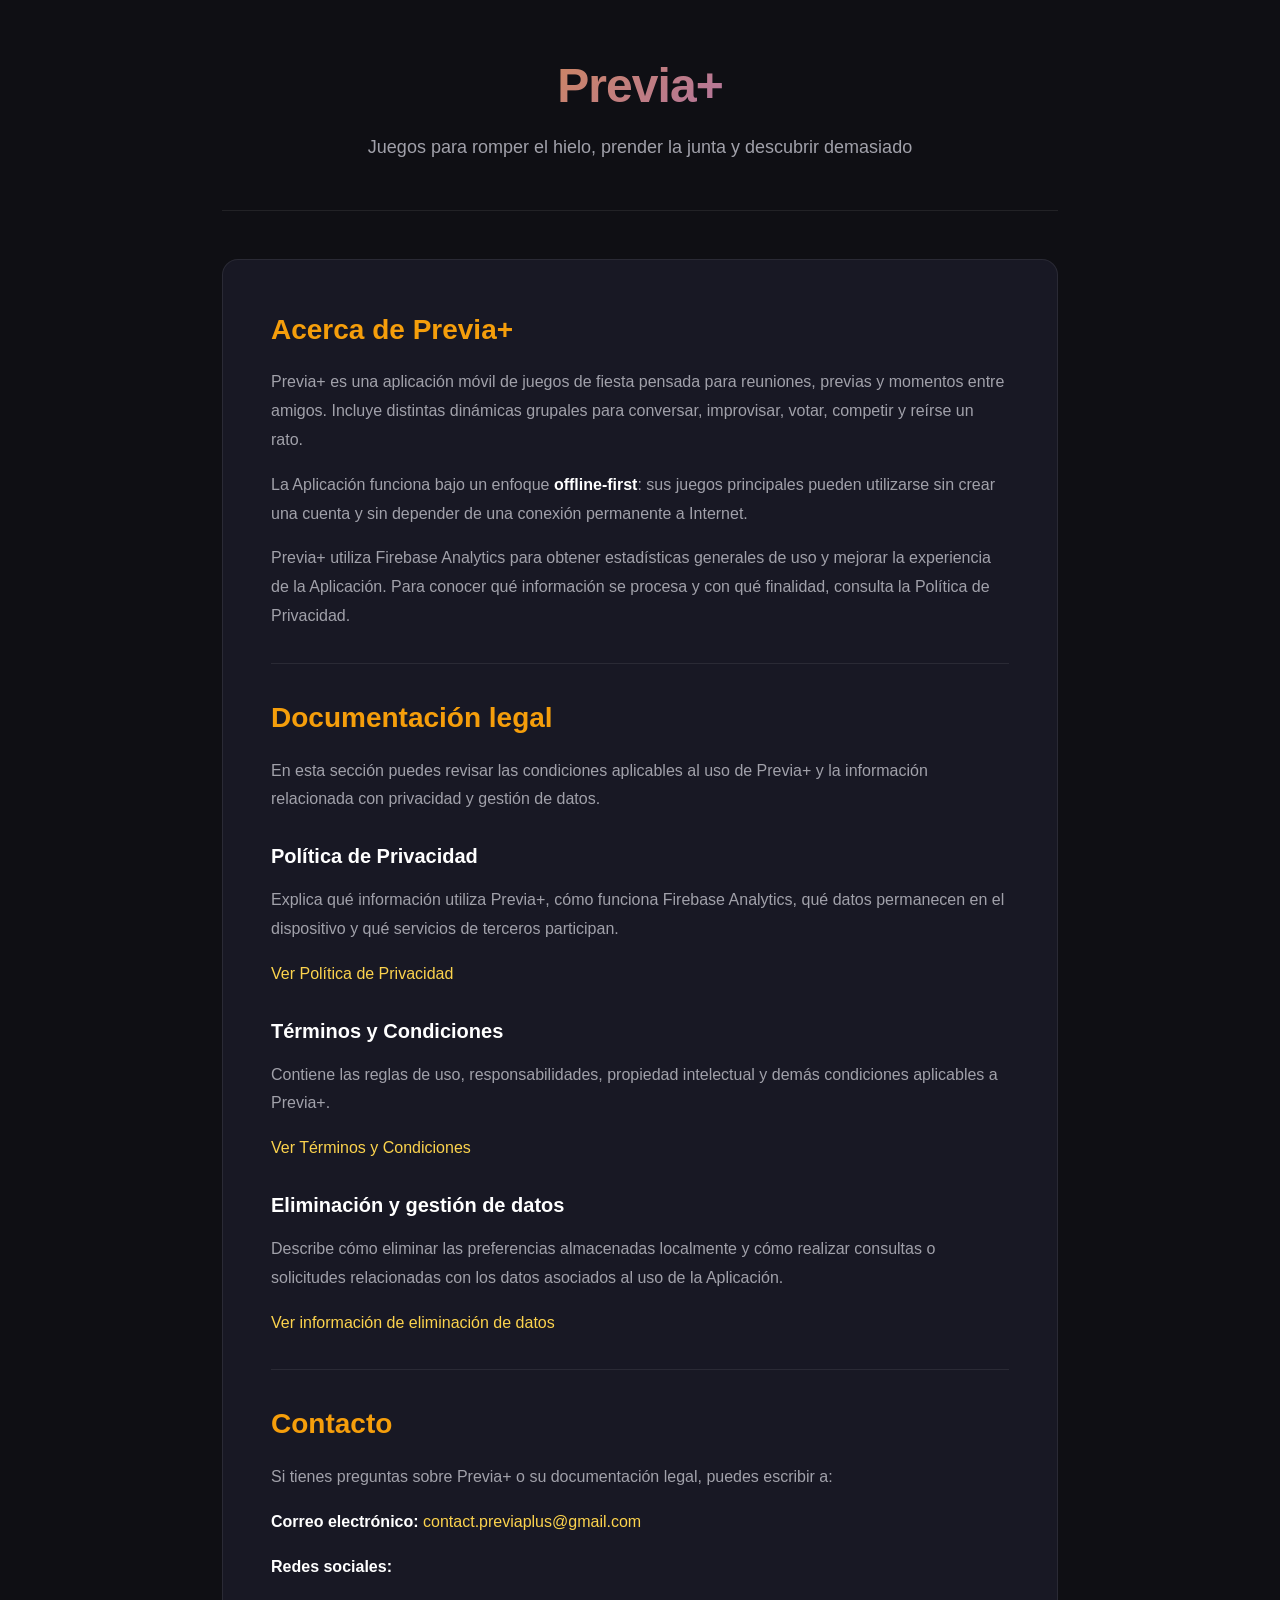
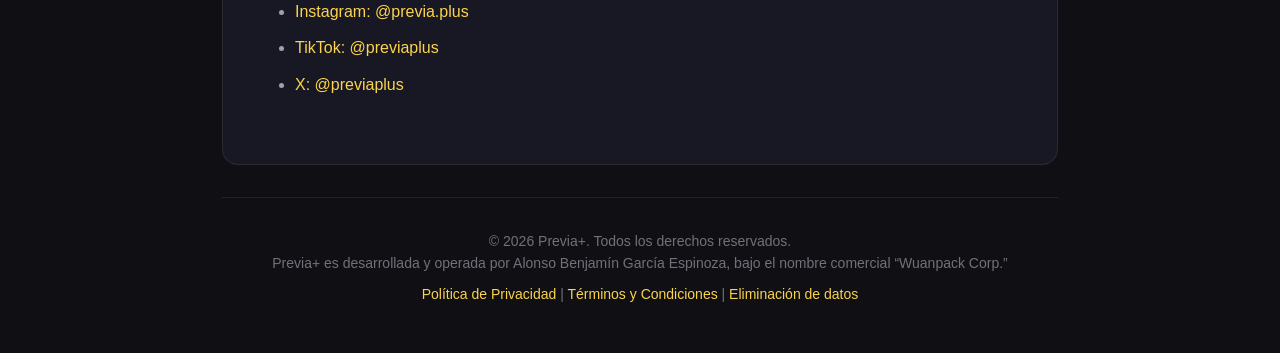
<file: index.html>
<!doctype html>

<html lang="es">
  <head>
    <meta charset="UTF-8" />
    <meta name="viewport" content="width=device-width, initial-scale=1.0" />

    <meta
      name="description"
      content="Información oficial y documentación legal de Previa+, aplicación de juegos de fiesta desarrollada por Wuanpack Corp."
    />

    <meta name="theme-color" content="#0F0F14" />
    <meta name="robots" content="index, follow" />

    <title>Previa+ - Información legal</title>

    <link rel="stylesheet" href="style.css" />
  </head>

  <body>
    <div class="container">
      <header class="site-header">
        <h1 class="logo">Previa+</h1>
        <p class="subtitle">
          Juegos para romper el hielo, prender la junta y descubrir demasiado
        </p>
      </header>

      <main class="main-content">
        <!-- PRESENTACIÓN -->
        <section class="section">
          <h2 class="section-title">Acerca de Previa+</h2>

          <div class="section-content">
            <p>
              Previa+ es una aplicación móvil de juegos de fiesta pensada para
              reuniones, previas y momentos entre amigos. Incluye distintas
              dinámicas grupales para conversar, improvisar, votar, competir y
              reírse un rato.
            </p>

            <p>
              La Aplicación funciona bajo un enfoque
              <strong>offline-first</strong>: sus juegos principales pueden
              utilizarse sin crear una cuenta y sin depender de una conexión
              permanente a Internet.
            </p>

            <p>
              Previa+ utiliza Firebase Analytics para obtener estadísticas
              generales de uso y mejorar la experiencia de la Aplicación. Para
              conocer qué información se procesa y con qué finalidad, consulta
              la Política de Privacidad.
            </p>
          </div>
        </section>

        <!-- DOCUMENTACIÓN LEGAL -->
        <section class="section">
          <h2 class="section-title">Documentación legal</h2>

          <div class="section-content">
            <p>
              En esta sección puedes revisar las condiciones aplicables al uso
              de Previa+ y la información relacionada con privacidad y gestión
              de datos.
            </p>

            <h3
              style="
                color: var(--color-text-primary);
                font-size: 1.25rem;
                margin: 1.5rem 0 0.75rem 0;
                font-weight: 600;
              "
            >
              Política de Privacidad
            </h3>

            <p>
              Explica qué información utiliza Previa+, cómo funciona Firebase
              Analytics, qué datos permanecen en el dispositivo y qué servicios
              de terceros participan.
            </p>

            <p>
              <a href="privacy-policy.html">Ver Política de Privacidad</a>
            </p>

            <h3
              style="
                color: var(--color-text-primary);
                font-size: 1.25rem;
                margin: 1.5rem 0 0.75rem 0;
                font-weight: 600;
              "
            >
              Términos y Condiciones
            </h3>

            <p>
              Contiene las reglas de uso, responsabilidades, propiedad
              intelectual y demás condiciones aplicables a Previa+.
            </p>

            <p>
              <a href="terms.html">Ver Términos y Condiciones</a>
            </p>

            <h3
              style="
                color: var(--color-text-primary);
                font-size: 1.25rem;
                margin: 1.5rem 0 0.75rem 0;
                font-weight: 600;
              "
            >
              Eliminación y gestión de datos
            </h3>

            <p>
              Describe cómo eliminar las preferencias almacenadas localmente y
              cómo realizar consultas o solicitudes relacionadas con los datos
              asociados al uso de la Aplicación.
            </p>

            <p>
              <a href="data-deletion.html"
                >Ver información de eliminación de datos</a
              >
            </p>
          </div>
        </section>

        <!-- CONTACTO -->
        <section class="section">
          <h2 class="section-title">Contacto</h2>

          <div class="section-content">
            <p>
              Si tienes preguntas sobre Previa+ o su documentación legal, puedes
              escribir a:
            </p>

            <p>
              <strong>Correo electrónico:</strong>
              <a href="mailto:contact.previaplus@gmail.com">
                contact.previaplus@gmail.com
              </a>
            </p>

            <p><strong>Redes sociales:</strong></p>

            <ul>
              <li>
                <a
                  href="https://www.instagram.com/previa.plus/"
                  target="_blank"
                  rel="noopener noreferrer"
                >
                  Instagram: @previa.plus
                </a>
              </li>

              <li>
                <a
                  href="https://www.tiktok.com/@previaplus"
                  target="_blank"
                  rel="noopener noreferrer"
                >
                  TikTok: @previaplus
                </a>
              </li>

              <li>
                <a
                  href="https://x.com/previaplus"
                  target="_blank"
                  rel="noopener noreferrer"
                >
                  X: @previaplus
                </a>
              </li>
            </ul>
          </div>
        </section>
      </main>

      <footer class="site-footer">
        <p>&copy; 2026 Previa+. Todos los derechos reservados.</p>

        <p>
          Previa+ es desarrollada y operada por Alonso Benjamín García Espinoza,
          bajo el nombre comercial “Wuanpack Corp.”
        </p>

        <p style="margin-top: 0.5rem">
          <a href="privacy-policy.html">Política de Privacidad</a>
          |
          <a href="terms.html">Términos y Condiciones</a>
          |
          <a href="data-deletion.html">Eliminación de datos</a>
        </p>
      </footer>
    </div>
  </body>
</html>
</file>
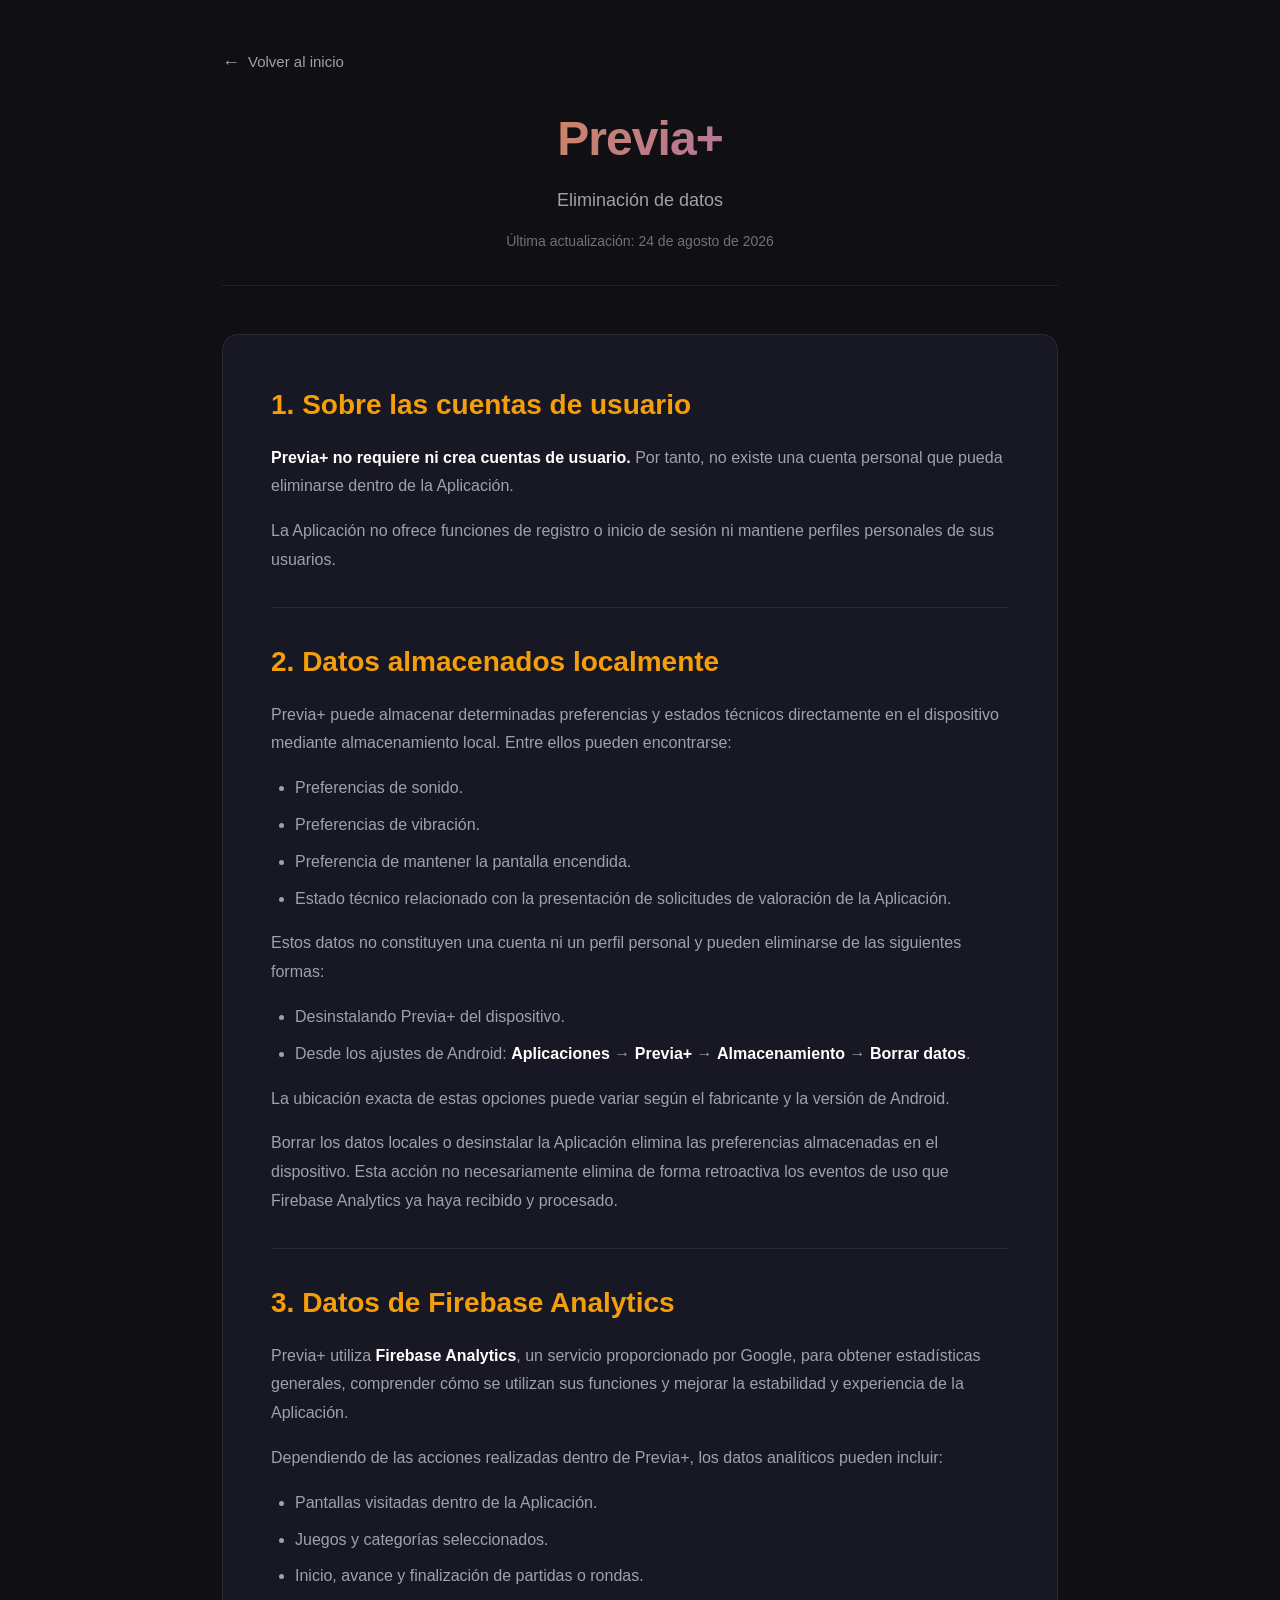
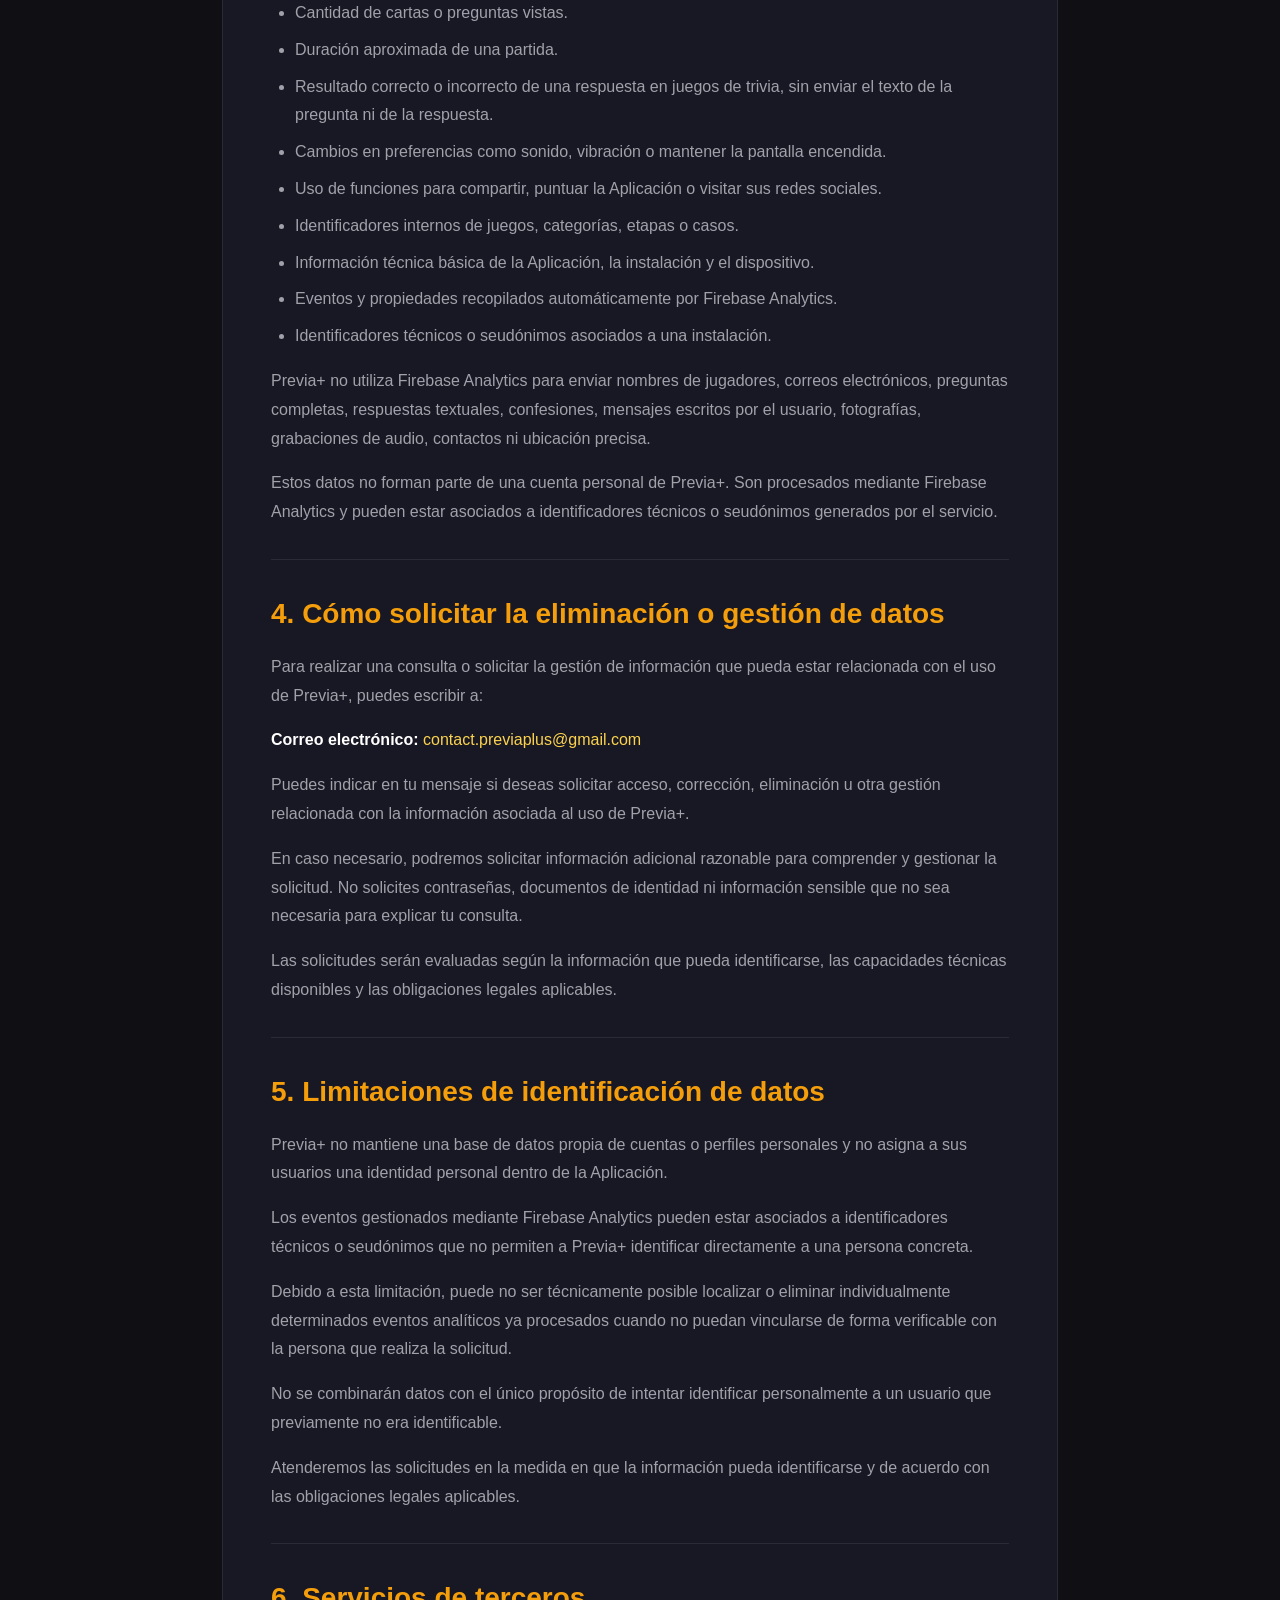
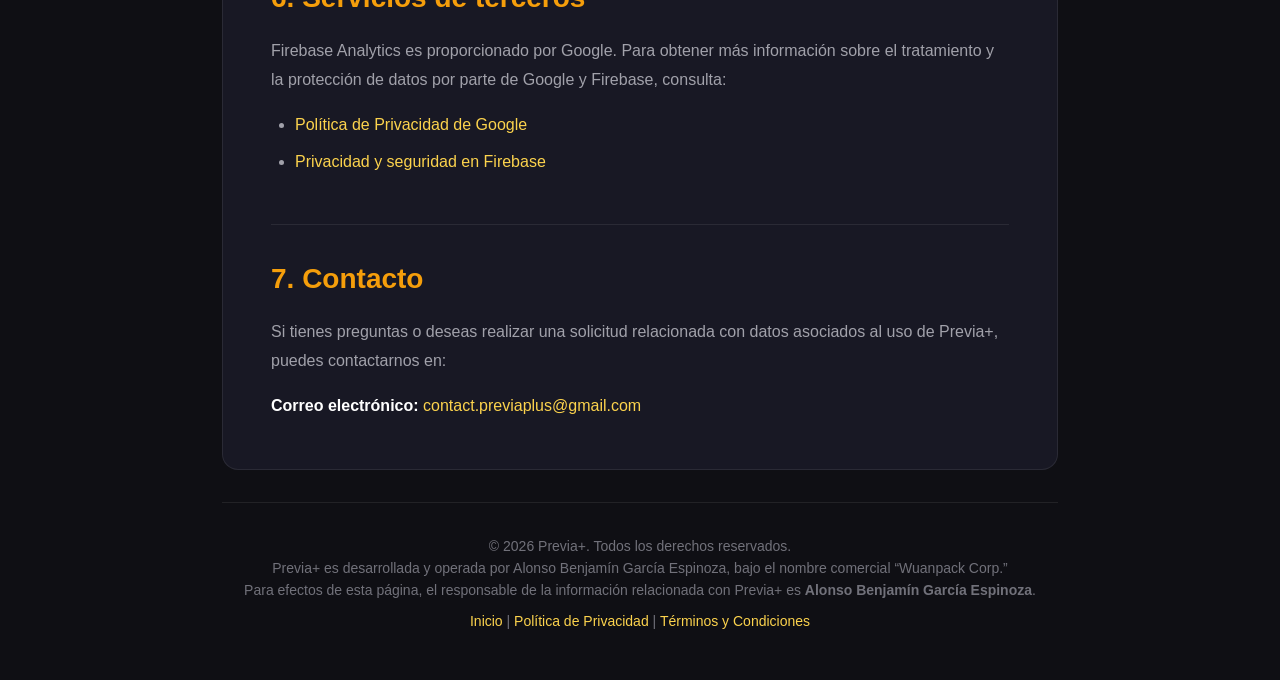
<file: data-deletion.html>
<!doctype html>

<html lang="es">
  <head>
    <meta charset="UTF-8" />
    <meta name="viewport" content="width=device-width, initial-scale=1.0" />

    <meta
      name="description"
      content="Información sobre eliminación de datos y solicitudes de privacidad en Previa+."
    />

    <meta name="theme-color" content="#0F0F14" />
    <meta name="robots" content="index, follow" />

    <title>Eliminación de datos - Previa+</title>

    <link rel="stylesheet" href="style.css" />
  </head>

  <body>
    <div class="container">
      <a href="index.html" class="back-link">Volver al inicio</a>

      <header class="site-header">
        <h1 class="logo">Previa+</h1>
        <p class="subtitle">Eliminación de datos</p>
        <p class="update-date">Última actualización: 24 de agosto de 2026</p>
      </header>

      <main class="main-content">
        <!-- 1. SOBRE LAS CUENTAS DE USUARIO -->
        <section class="section">
          <h2 class="section-title">1. Sobre las cuentas de usuario</h2>

          <div class="section-content">
            <p>
              <strong>Previa+ no requiere ni crea cuentas de usuario.</strong>
              Por tanto, no existe una cuenta personal que pueda eliminarse
              dentro de la Aplicación.
            </p>

            <p>
              La Aplicación no ofrece funciones de registro o inicio de sesión
              ni mantiene perfiles personales de sus usuarios.
            </p>
          </div>
        </section>

        <!-- 2. DATOS ALMACENADOS LOCALMENTE -->
        <section class="section">
          <h2 class="section-title">2. Datos almacenados localmente</h2>

          <div class="section-content">
            <p>
              Previa+ puede almacenar determinadas preferencias y estados
              técnicos directamente en el dispositivo mediante almacenamiento
              local. Entre ellos pueden encontrarse:
            </p>

            <ul>
              <li>Preferencias de sonido.</li>
              <li>Preferencias de vibración.</li>
              <li>Preferencia de mantener la pantalla encendida.</li>
              <li>
                Estado técnico relacionado con la presentación de solicitudes de
                valoración de la Aplicación.
              </li>
            </ul>

            <p>
              Estos datos no constituyen una cuenta ni un perfil personal y
              pueden eliminarse de las siguientes formas:
            </p>

            <ul>
              <li>Desinstalando Previa+ del dispositivo.</li>

              <li>
                Desde los ajustes de Android:
                <strong>Aplicaciones</strong> → <strong>Previa+</strong> →
                <strong>Almacenamiento</strong> → <strong>Borrar datos</strong>.
              </li>
            </ul>

            <p>
              La ubicación exacta de estas opciones puede variar según el
              fabricante y la versión de Android.
            </p>

            <p>
              Borrar los datos locales o desinstalar la Aplicación elimina las
              preferencias almacenadas en el dispositivo. Esta acción no
              necesariamente elimina de forma retroactiva los eventos de uso que
              Firebase Analytics ya haya recibido y procesado.
            </p>
          </div>
        </section>

        <!-- 3. DATOS DE FIREBASE ANALYTICS -->
        <section class="section">
          <h2 class="section-title">3. Datos de Firebase Analytics</h2>

          <div class="section-content">
            <p>
              Previa+ utiliza <strong>Firebase Analytics</strong>, un servicio
              proporcionado por Google, para obtener estadísticas generales,
              comprender cómo se utilizan sus funciones y mejorar la estabilidad
              y experiencia de la Aplicación.
            </p>

            <p>
              Dependiendo de las acciones realizadas dentro de Previa+, los
              datos analíticos pueden incluir:
            </p>

            <ul>
              <li>Pantallas visitadas dentro de la Aplicación.</li>
              <li>Juegos y categorías seleccionados.</li>
              <li>Inicio, avance y finalización de partidas o rondas.</li>
              <li>Cantidad de cartas o preguntas vistas.</li>
              <li>Duración aproximada de una partida.</li>

              <li>
                Resultado correcto o incorrecto de una respuesta en juegos de
                trivia, sin enviar el texto de la pregunta ni de la respuesta.
              </li>

              <li>
                Cambios en preferencias como sonido, vibración o mantener la
                pantalla encendida.
              </li>

              <li>
                Uso de funciones para compartir, puntuar la Aplicación o visitar
                sus redes sociales.
              </li>

              <li>
                Identificadores internos de juegos, categorías, etapas o casos.
              </li>

              <li>
                Información técnica básica de la Aplicación, la instalación y el
                dispositivo.
              </li>

              <li>
                Eventos y propiedades recopilados automáticamente por Firebase
                Analytics.
              </li>

              <li>
                Identificadores técnicos o seudónimos asociados a una
                instalación.
              </li>
            </ul>

            <p>
              Previa+ no utiliza Firebase Analytics para enviar nombres de
              jugadores, correos electrónicos, preguntas completas, respuestas
              textuales, confesiones, mensajes escritos por el usuario,
              fotografías, grabaciones de audio, contactos ni ubicación precisa.
            </p>

            <p>
              Estos datos no forman parte de una cuenta personal de Previa+. Son
              procesados mediante Firebase Analytics y pueden estar asociados a
              identificadores técnicos o seudónimos generados por el servicio.
            </p>
          </div>
        </section>

        <!-- 4. SOLICITUD DE ELIMINACIÓN O GESTIÓN -->
        <section class="section">
          <h2 class="section-title">
            4. Cómo solicitar la eliminación o gestión de datos
          </h2>

          <div class="section-content">
            <p>
              Para realizar una consulta o solicitar la gestión de información
              que pueda estar relacionada con el uso de Previa+, puedes escribir
              a:
            </p>

            <p>
              <strong>Correo electrónico:</strong>

              <a href="mailto:contact.previaplus@gmail.com">
                contact.previaplus@gmail.com
              </a>
            </p>

            <p>
              Puedes indicar en tu mensaje si deseas solicitar acceso,
              corrección, eliminación u otra gestión relacionada con la
              información asociada al uso de Previa+.
            </p>

            <p>
              En caso necesario, podremos solicitar información adicional
              razonable para comprender y gestionar la solicitud. No solicites
              contraseñas, documentos de identidad ni información sensible que
              no sea necesaria para explicar tu consulta.
            </p>

            <p>
              Las solicitudes serán evaluadas según la información que pueda
              identificarse, las capacidades técnicas disponibles y las
              obligaciones legales aplicables.
            </p>
          </div>
        </section>

        <!-- 5. LIMITACIONES DE IDENTIFICACIÓN -->
        <section class="section">
          <h2 class="section-title">
            5. Limitaciones de identificación de datos
          </h2>

          <div class="section-content">
            <p>
              Previa+ no mantiene una base de datos propia de cuentas o perfiles
              personales y no asigna a sus usuarios una identidad personal
              dentro de la Aplicación.
            </p>

            <p>
              Los eventos gestionados mediante Firebase Analytics pueden estar
              asociados a identificadores técnicos o seudónimos que no permiten
              a Previa+ identificar directamente a una persona concreta.
            </p>

            <p>
              Debido a esta limitación, puede no ser técnicamente posible
              localizar o eliminar individualmente determinados eventos
              analíticos ya procesados cuando no puedan vincularse de forma
              verificable con la persona que realiza la solicitud.
            </p>

            <p>
              No se combinarán datos con el único propósito de intentar
              identificar personalmente a un usuario que previamente no era
              identificable.
            </p>

            <p>
              Atenderemos las solicitudes en la medida en que la información
              pueda identificarse y de acuerdo con las obligaciones legales
              aplicables.
            </p>
          </div>
        </section>

        <!-- 6. SERVICIOS DE TERCEROS -->
        <section class="section">
          <h2 class="section-title">6. Servicios de terceros</h2>

          <div class="section-content">
            <p>
              Firebase Analytics es proporcionado por Google. Para obtener más
              información sobre el tratamiento y la protección de datos por
              parte de Google y Firebase, consulta:
            </p>

            <ul>
              <li>
                <a
                  href="https://policies.google.com/privacy"
                  target="_blank"
                  rel="noopener noreferrer"
                >
                  Política de Privacidad de Google
                </a>
              </li>

              <li>
                <a
                  href="https://firebase.google.com/support/privacy"
                  target="_blank"
                  rel="noopener noreferrer"
                >
                  Privacidad y seguridad en Firebase
                </a>
              </li>
            </ul>
          </div>
        </section>

        <!-- 7. CONTACTO -->
        <section class="section">
          <h2 class="section-title">7. Contacto</h2>

          <div class="section-content">
            <p>
              Si tienes preguntas o deseas realizar una solicitud relacionada
              con datos asociados al uso de Previa+, puedes contactarnos en:
            </p>

            <p>
              <strong>Correo electrónico:</strong>

              <a href="mailto:contact.previaplus@gmail.com">
                contact.previaplus@gmail.com
              </a>
            </p>
          </div>
        </section>
      </main>

      <footer class="site-footer">
        <p>&copy; 2026 Previa+. Todos los derechos reservados.</p>

        <p>
          Previa+ es desarrollada y operada por Alonso Benjamín García Espinoza,
          bajo el nombre comercial “Wuanpack Corp.”
        </p>

        <p>
          Para efectos de esta página, el responsable de la información
          relacionada con Previa+ es
          <strong>Alonso Benjamín García Espinoza</strong>.
        </p>

        <p style="margin-top: 0.5rem">
          <a href="index.html">Inicio</a>
          |
          <a href="privacy-policy.html">Política de Privacidad</a>
          |
          <a href="terms.html">Términos y Condiciones</a>
        </p>
      </footer>
    </div>
  </body>
</html>
</file>
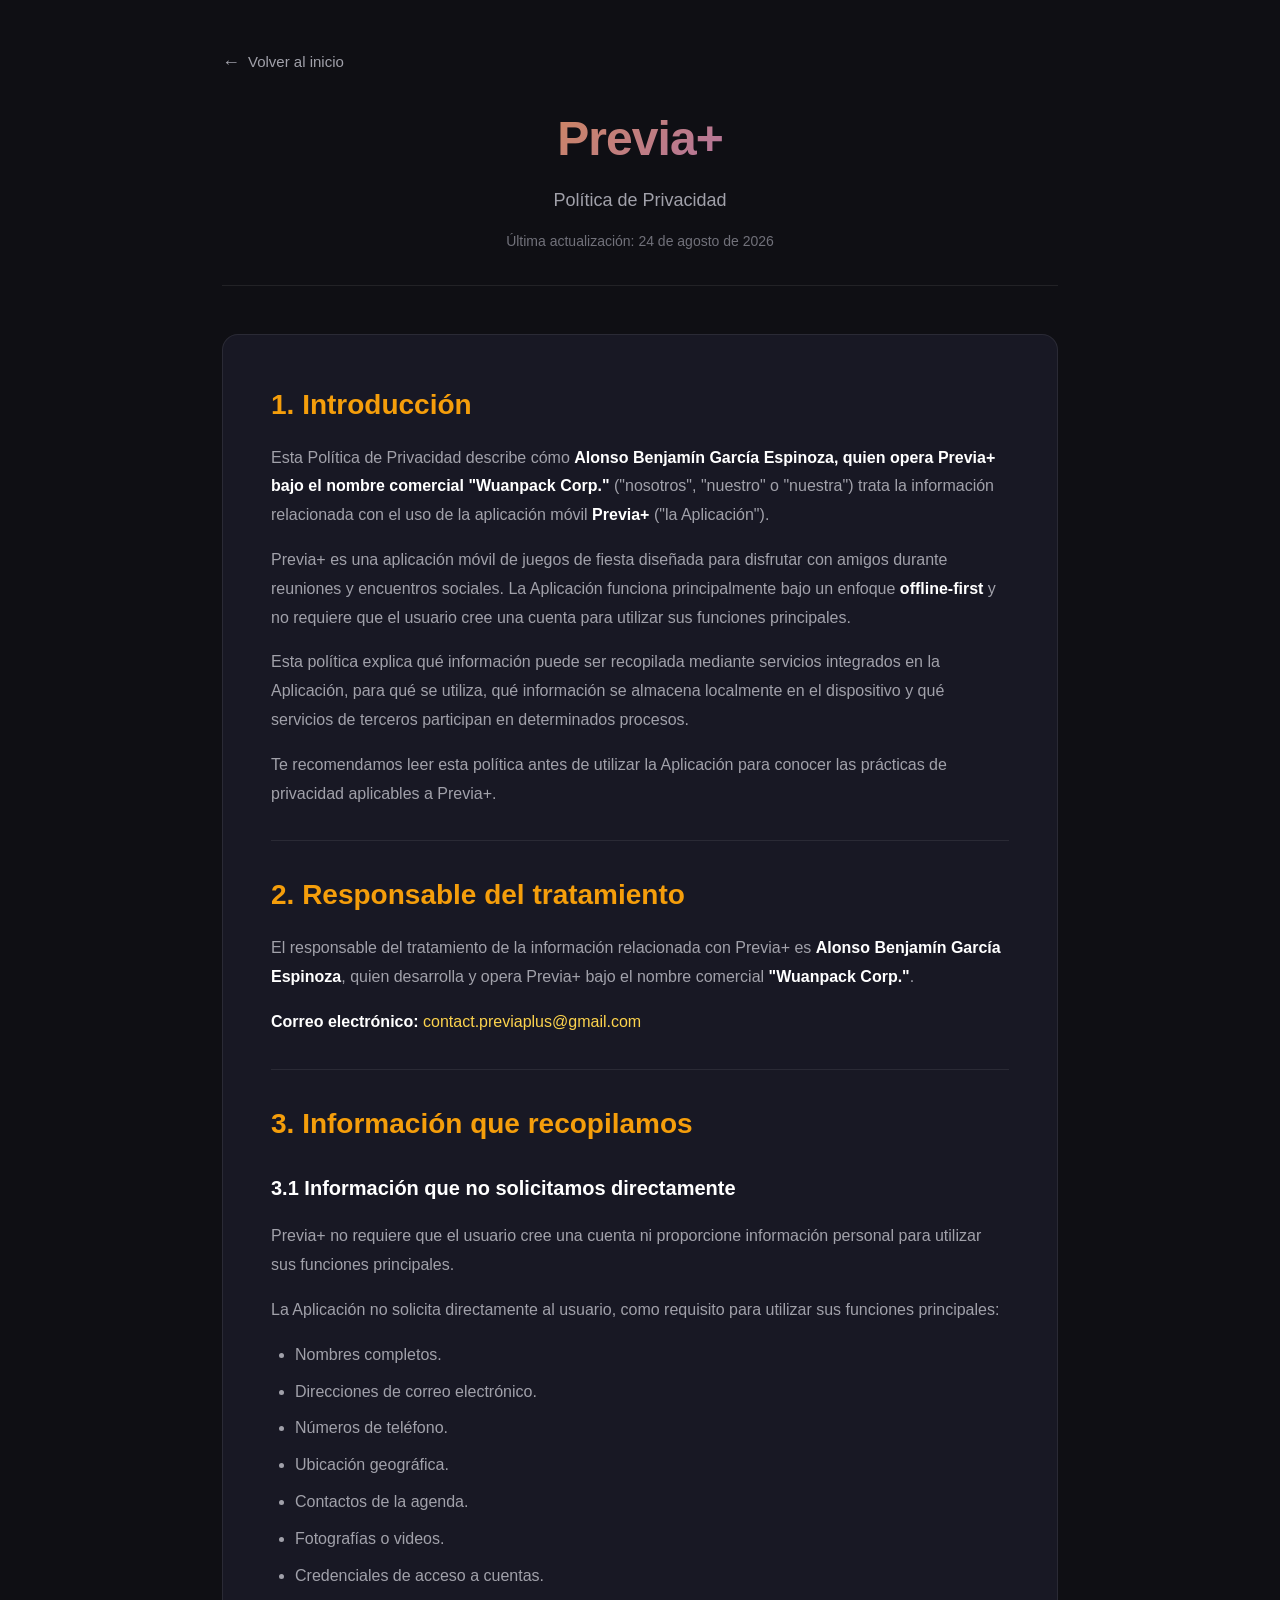
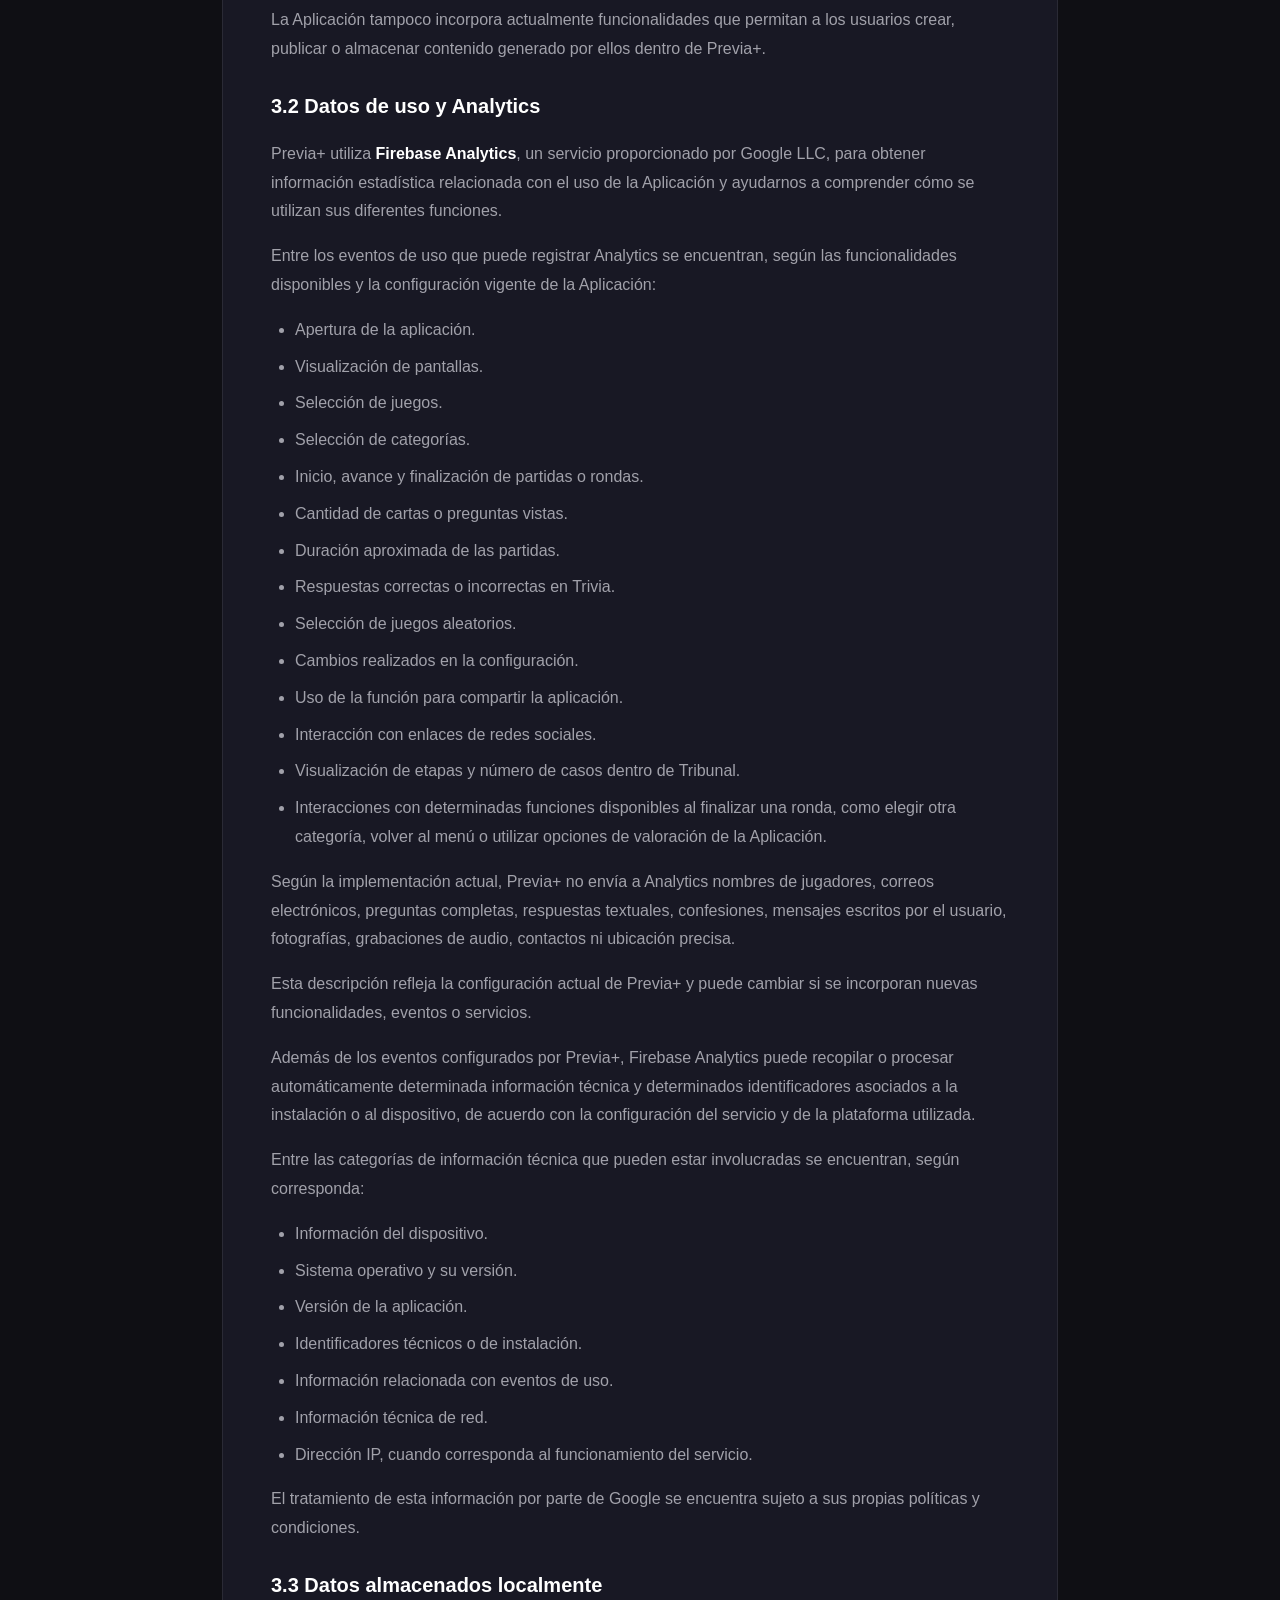
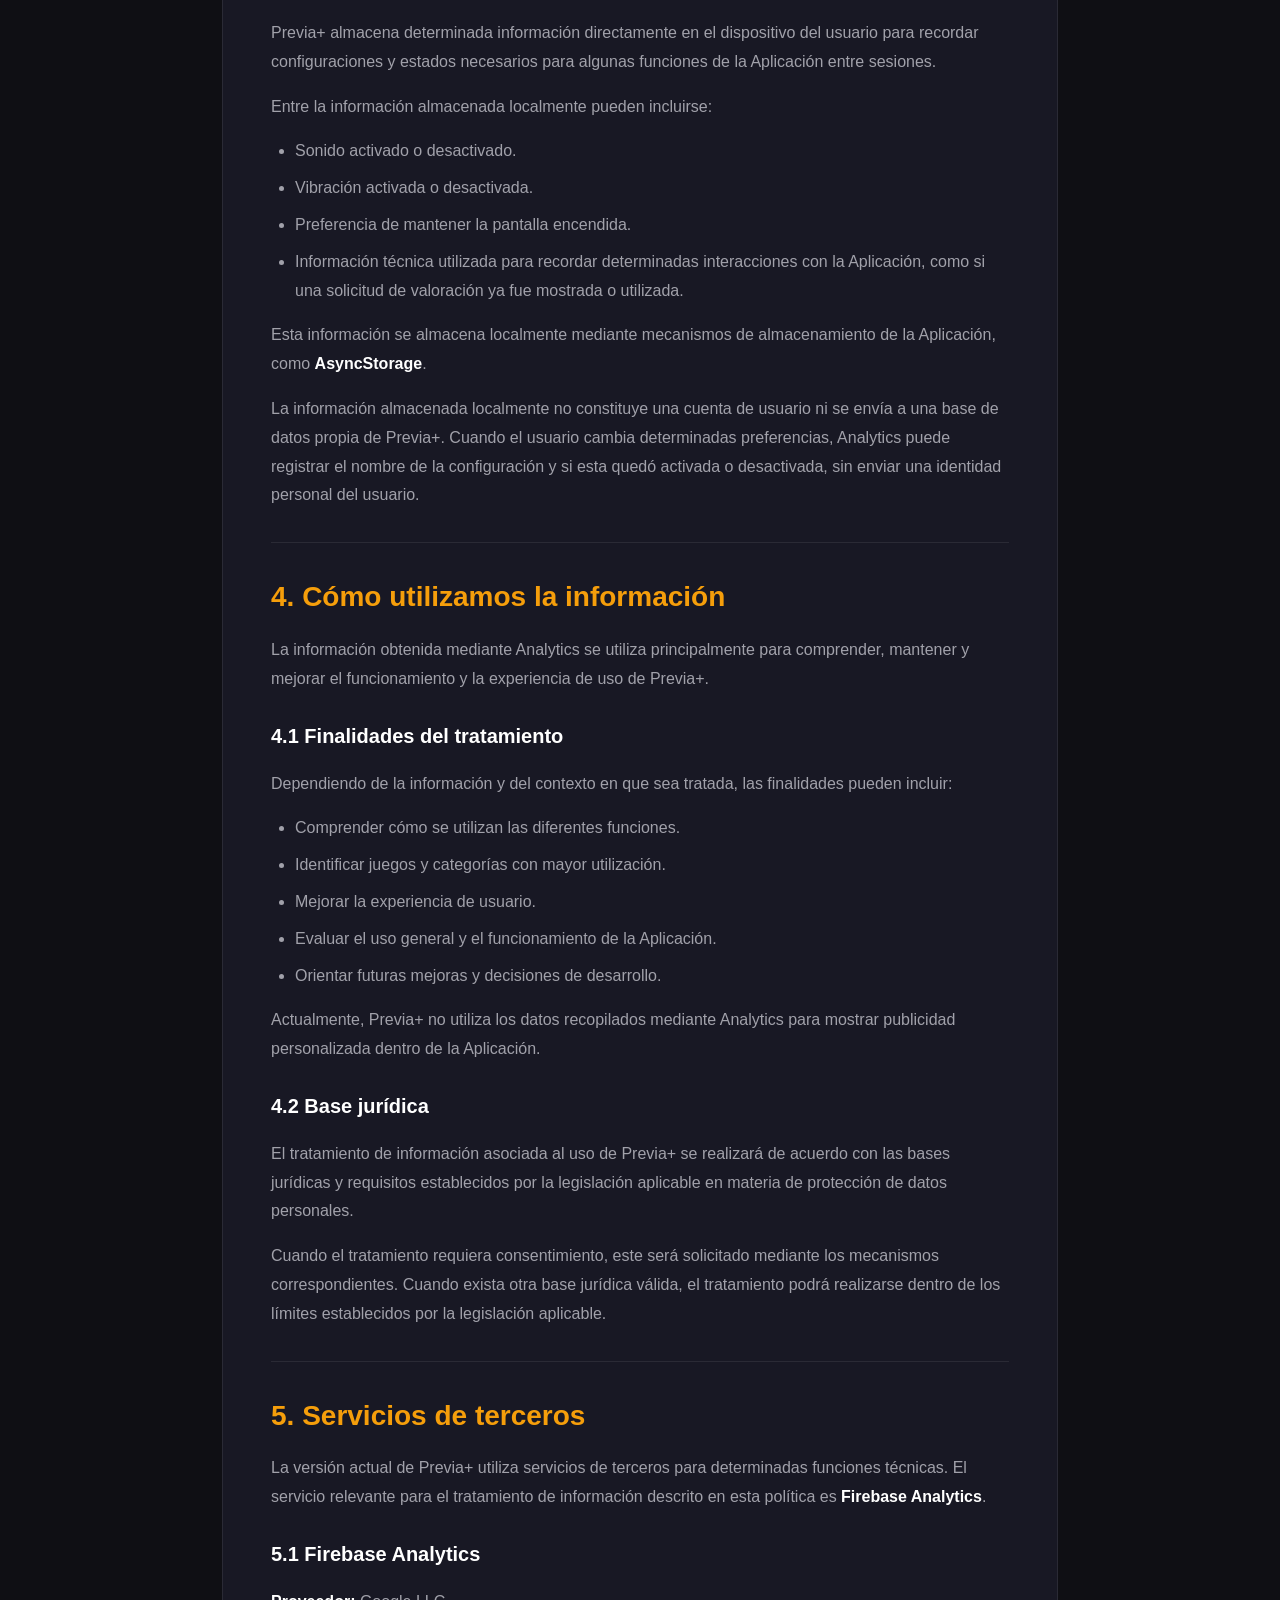
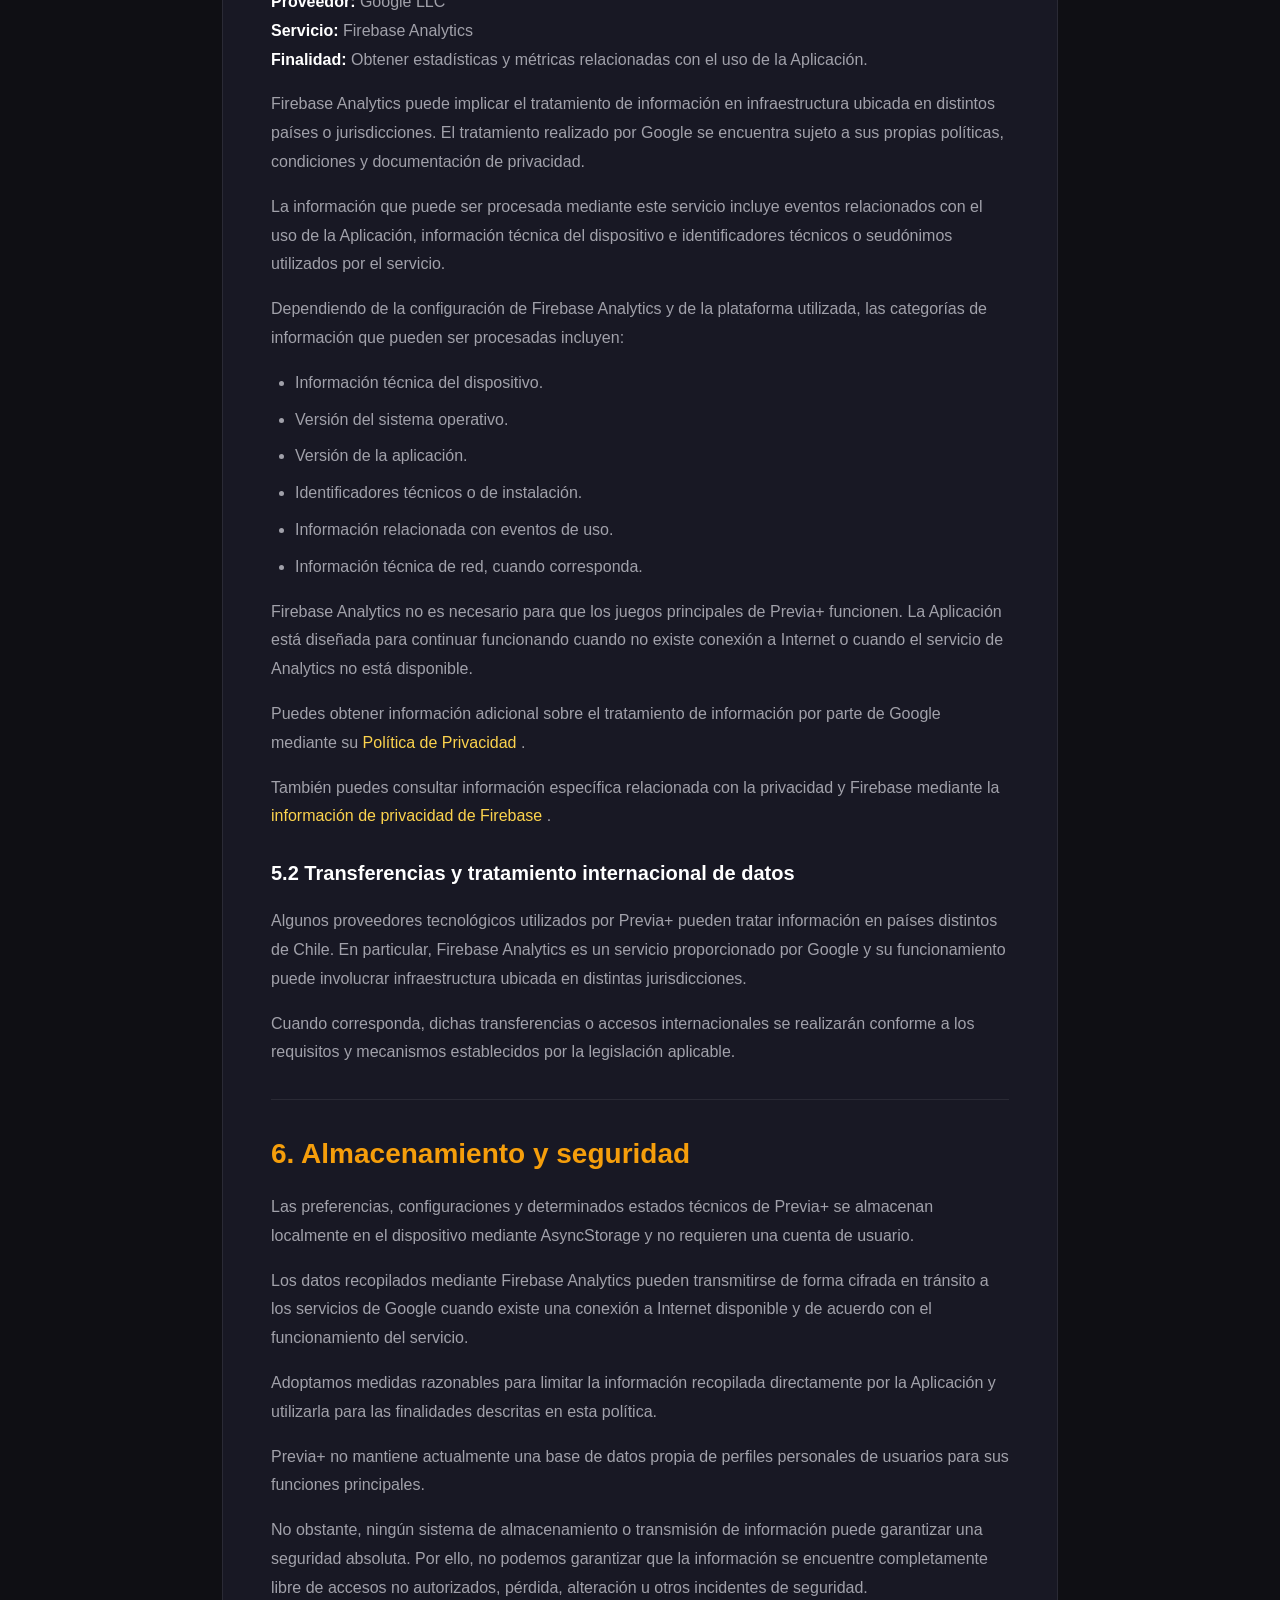
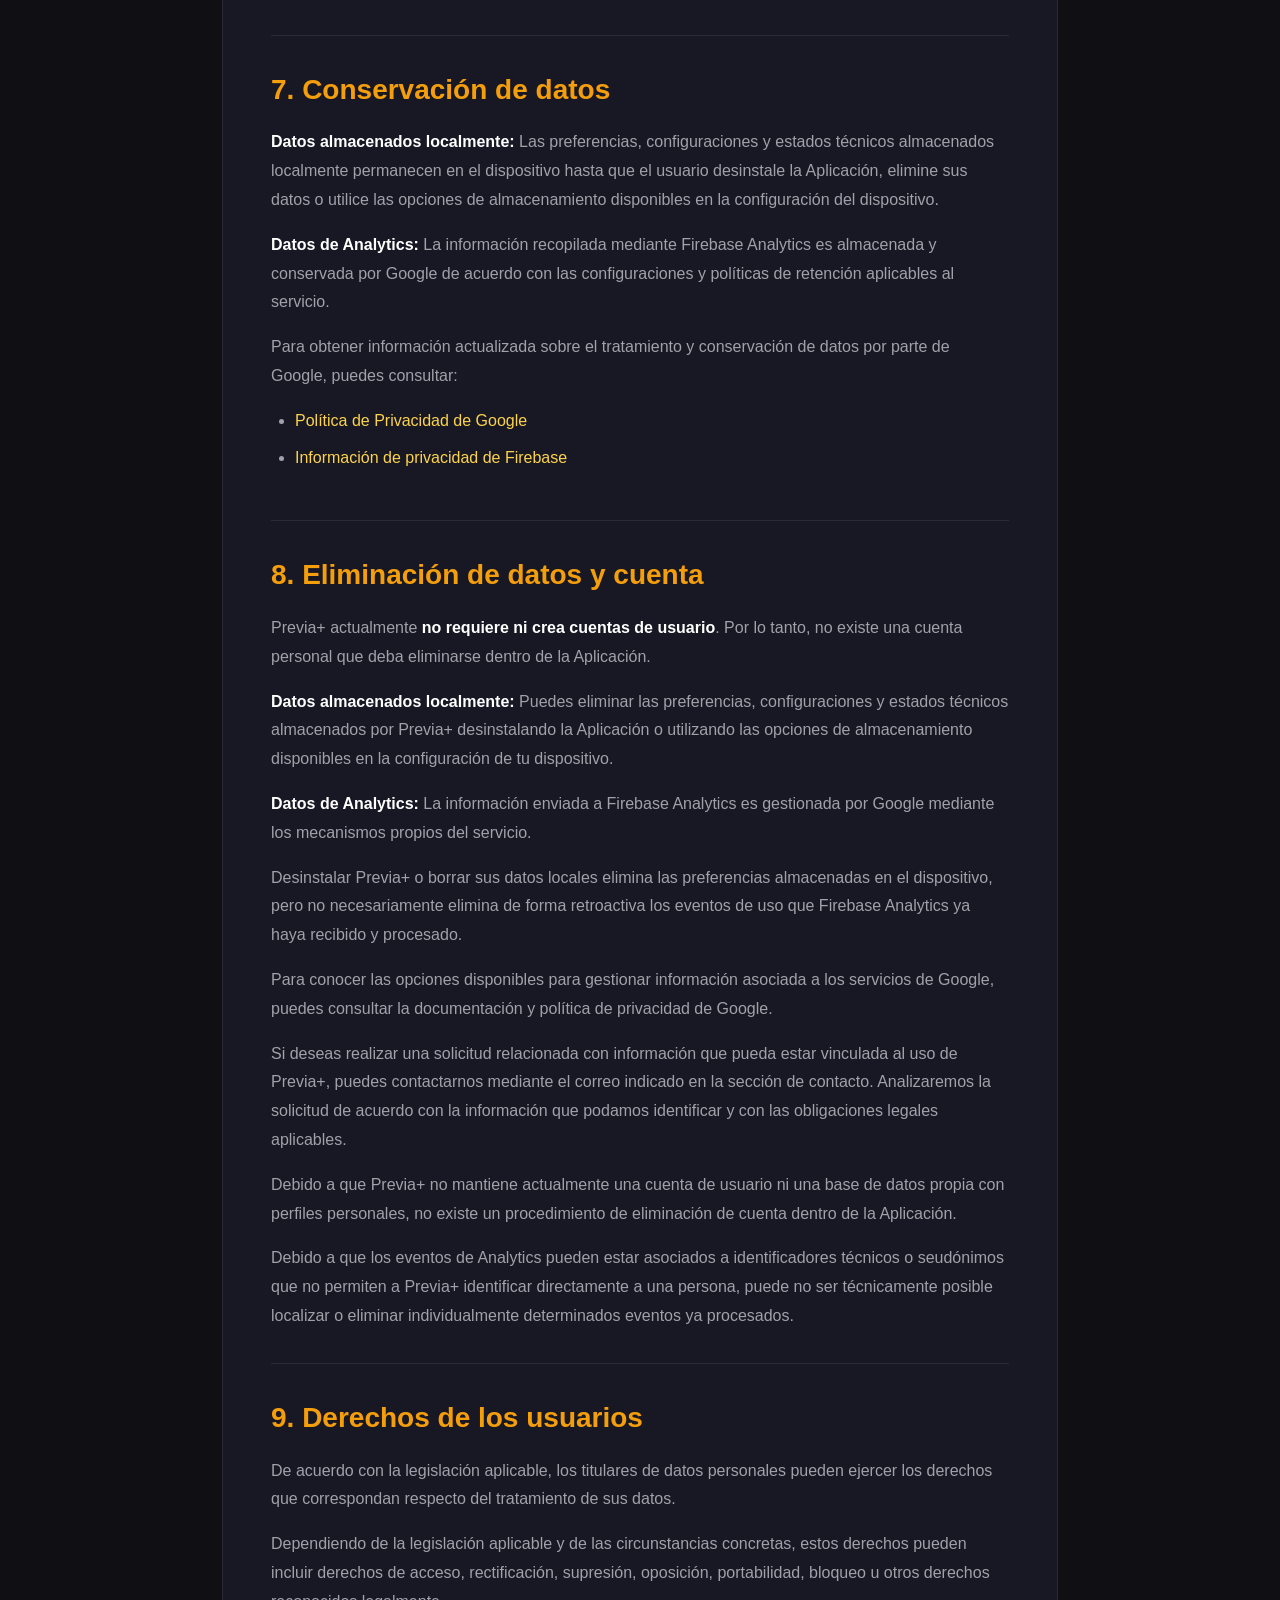
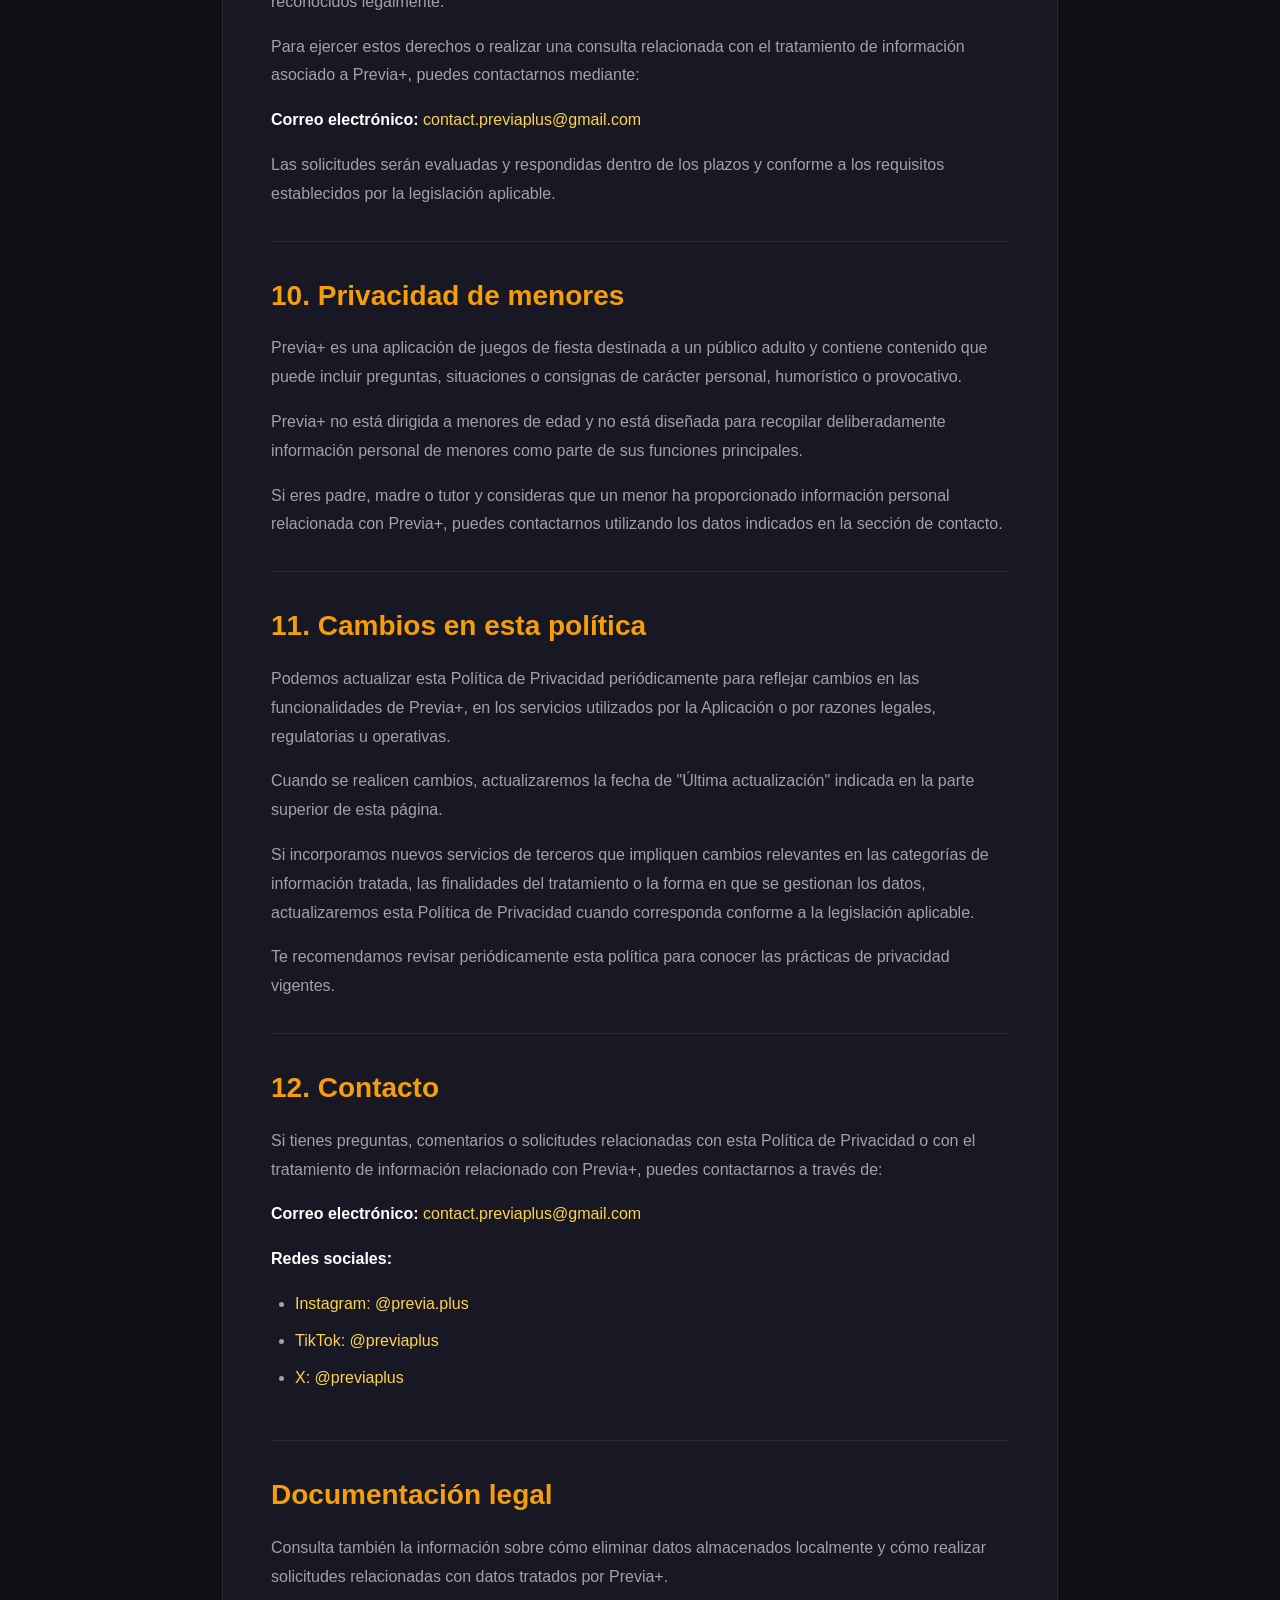
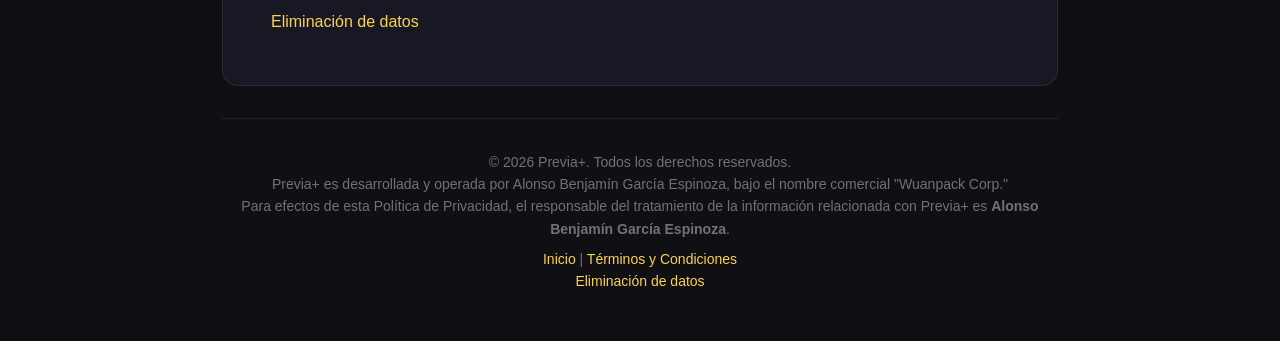
<file: privacy-policy.html>
<!doctype html>
<html lang="es">
  <head>
    <meta charset="UTF-8" />
    <meta name="viewport" content="width=device-width, initial-scale=1.0" />

    <meta
      name="description"
      content="Política de Privacidad de Previa+ - Información sobre el tratamiento de datos y servicios utilizados por la aplicación."
    />

    <meta name="theme-color" content="#0F0F14" />
    <meta name="robots" content="index, follow" />

    <title>Política de Privacidad - Previa+</title>

    <link rel="stylesheet" href="style.css" />
  </head>

  <body>
    <div class="container">
      <a href="index.html" class="back-link">Volver al inicio</a>

      <header class="site-header">
        <h1 class="logo">Previa+</h1>

        <p class="subtitle">Política de Privacidad</p>

        <p class="update-date">Última actualización: 24 de agosto de 2026</p>
      </header>

      <main class="main-content">
        <!-- 1. INTRODUCCIÓN -->

        <section class="section">
          <h2 class="section-title">1. Introducción</h2>

          <div class="section-content">
            <p>
              Esta Política de Privacidad describe cómo
              <strong>
                Alonso Benjamín García Espinoza, quien opera Previa+ bajo el
                nombre comercial "Wuanpack Corp."
              </strong>
              ("nosotros", "nuestro" o "nuestra") trata la información
              relacionada con el uso de la aplicación móvil
              <strong>Previa+</strong> ("la Aplicación").
            </p>

            <p>
              Previa+ es una aplicación móvil de juegos de fiesta diseñada para
              disfrutar con amigos durante reuniones y encuentros sociales. La
              Aplicación funciona principalmente bajo un enfoque
              <strong>offline-first</strong> y no requiere que el usuario cree
              una cuenta para utilizar sus funciones principales.
            </p>

            <p>
              Esta política explica qué información puede ser recopilada
              mediante servicios integrados en la Aplicación, para qué se
              utiliza, qué información se almacena localmente en el dispositivo
              y qué servicios de terceros participan en determinados procesos.
            </p>

            <p>
              Te recomendamos leer esta política antes de utilizar la Aplicación
              para conocer las prácticas de privacidad aplicables a Previa+.
            </p>
          </div>
        </section>

        <!-- 2. RESPONSABLE -->

        <section class="section">
          <h2 class="section-title">2. Responsable del tratamiento</h2>

          <div class="section-content">
            <p>
              El responsable del tratamiento de la información relacionada con
              Previa+ es
              <strong>Alonso Benjamín García Espinoza</strong>, quien desarrolla
              y opera Previa+ bajo el nombre comercial
              <strong>"Wuanpack Corp."</strong>.
            </p>

            <p>
              <strong>Correo electrónico:</strong>
              <a href="mailto:contact.previaplus@gmail.com">
                contact.previaplus@gmail.com
              </a>
            </p>
          </div>
        </section>

        <!-- 3. INFORMACIÓN RECOPILADA -->

        <section class="section">
          <h2 class="section-title">3. Información que recopilamos</h2>

          <div class="section-content">
            <!-- 3.1 -->

            <h3
              style="
                color: var(--color-text-primary);
                font-size: 1.25rem;
                margin: 1.5rem 0 1rem 0;
                font-weight: 600;
              "
            >
              3.1 Información que no solicitamos directamente
            </h3>

            <p>
              Previa+ no requiere que el usuario cree una cuenta ni proporcione
              información personal para utilizar sus funciones principales.
            </p>

            <p>
              La Aplicación no solicita directamente al usuario, como requisito
              para utilizar sus funciones principales:
            </p>

            <ul>
              <li>Nombres completos.</li>
              <li>Direcciones de correo electrónico.</li>
              <li>Números de teléfono.</li>
              <li>Ubicación geográfica.</li>
              <li>Contactos de la agenda.</li>
              <li>Fotografías o videos.</li>
              <li>Credenciales de acceso a cuentas.</li>
            </ul>

            <p>
              La Aplicación tampoco incorpora actualmente funcionalidades que
              permitan a los usuarios crear, publicar o almacenar contenido
              generado por ellos dentro de Previa+.
            </p>

            <!-- 3.2 -->

            <h3
              style="
                color: var(--color-text-primary);
                font-size: 1.25rem;
                margin: 1.5rem 0 1rem 0;
                font-weight: 600;
              "
            >
              3.2 Datos de uso y Analytics
            </h3>

            <p>
              Previa+ utiliza
              <strong>Firebase Analytics</strong>, un servicio proporcionado por
              Google LLC, para obtener información estadística relacionada con
              el uso de la Aplicación y ayudarnos a comprender cómo se utilizan
              sus diferentes funciones.
            </p>

            <p>
              Entre los eventos de uso que puede registrar Analytics se
              encuentran, según las funcionalidades disponibles y la
              configuración vigente de la Aplicación:
            </p>

            <ul>
              <li>Apertura de la aplicación.</li>
              <li>Visualización de pantallas.</li>
              <li>Selección de juegos.</li>
              <li>Selección de categorías.</li>
              <li>Inicio, avance y finalización de partidas o rondas.</li>
              <li>Cantidad de cartas o preguntas vistas.</li>
              <li>Duración aproximada de las partidas.</li>
              <li>Respuestas correctas o incorrectas en Trivia.</li>
              <li>Selección de juegos aleatorios.</li>
              <li>Cambios realizados en la configuración.</li>
              <li>Uso de la función para compartir la aplicación.</li>
              <li>Interacción con enlaces de redes sociales.</li>
              <li>
                Visualización de etapas y número de casos dentro de Tribunal.
              </li>
              <li>
                Interacciones con determinadas funciones disponibles al
                finalizar una ronda, como elegir otra categoría, volver al menú
                o utilizar opciones de valoración de la Aplicación.
              </li>
            </ul>

            <p>
              Según la implementación actual, Previa+ no envía a Analytics
              nombres de jugadores, correos electrónicos, preguntas completas,
              respuestas textuales, confesiones, mensajes escritos por el
              usuario, fotografías, grabaciones de audio, contactos ni ubicación
              precisa.
            </p>

            <p>
              Esta descripción refleja la configuración actual de Previa+ y
              puede cambiar si se incorporan nuevas funcionalidades, eventos o
              servicios.
            </p>

            <p>
              Además de los eventos configurados por Previa+, Firebase Analytics
              puede recopilar o procesar automáticamente determinada información
              técnica y determinados identificadores asociados a la instalación
              o al dispositivo, de acuerdo con la configuración del servicio y
              de la plataforma utilizada.
            </p>

            <p>
              Entre las categorías de información técnica que pueden estar
              involucradas se encuentran, según corresponda:
            </p>

            <ul>
              <li>Información del dispositivo.</li>
              <li>Sistema operativo y su versión.</li>
              <li>Versión de la aplicación.</li>
              <li>Identificadores técnicos o de instalación.</li>
              <li>Información relacionada con eventos de uso.</li>
              <li>Información técnica de red.</li>
              <li>
                Dirección IP, cuando corresponda al funcionamiento del servicio.
              </li>
            </ul>

            <p>
              El tratamiento de esta información por parte de Google se
              encuentra sujeto a sus propias políticas y condiciones.
            </p>

            <!-- 3.3 -->

            <h3
              style="
                color: var(--color-text-primary);
                font-size: 1.25rem;
                margin: 1.5rem 0 1rem 0;
                font-weight: 600;
              "
            >
              3.3 Datos almacenados localmente
            </h3>

            <p>
              Previa+ almacena determinada información directamente en el
              dispositivo del usuario para recordar configuraciones y estados
              necesarios para algunas funciones de la Aplicación entre sesiones.
            </p>

            <p>Entre la información almacenada localmente pueden incluirse:</p>

            <ul>
              <li>Sonido activado o desactivado.</li>
              <li>Vibración activada o desactivada.</li>
              <li>Preferencia de mantener la pantalla encendida.</li>
              <li>
                Información técnica utilizada para recordar determinadas
                interacciones con la Aplicación, como si una solicitud de
                valoración ya fue mostrada o utilizada.
              </li>
            </ul>

            <p>
              Esta información se almacena localmente mediante mecanismos de
              almacenamiento de la Aplicación, como
              <strong>AsyncStorage</strong>.
            </p>

            <p>
              La información almacenada localmente no constituye una cuenta de
              usuario ni se envía a una base de datos propia de Previa+. Cuando
              el usuario cambia determinadas preferencias, Analytics puede
              registrar el nombre de la configuración y si esta quedó activada o
              desactivada, sin enviar una identidad personal del usuario.
            </p>
          </div>
        </section>

        <!-- 4. USO DE LA INFORMACIÓN -->

        <section class="section">
          <h2 class="section-title">4. Cómo utilizamos la información</h2>

          <div class="section-content">
            <p>
              La información obtenida mediante Analytics se utiliza
              principalmente para comprender, mantener y mejorar el
              funcionamiento y la experiencia de uso de Previa+.
            </p>

            <h3
              style="
                color: var(--color-text-primary);
                font-size: 1.25rem;
                margin: 1.5rem 0 1rem 0;
                font-weight: 600;
              "
            >
              4.1 Finalidades del tratamiento
            </h3>

            <p>
              Dependiendo de la información y del contexto en que sea tratada,
              las finalidades pueden incluir:
            </p>

            <ul>
              <li>Comprender cómo se utilizan las diferentes funciones.</li>

              <li>Identificar juegos y categorías con mayor utilización.</li>

              <li>Mejorar la experiencia de usuario.</li>

              <li>
                Evaluar el uso general y el funcionamiento de la Aplicación.
              </li>

              <li>Orientar futuras mejoras y decisiones de desarrollo.</li>
            </ul>

            <p>
              Actualmente, Previa+ no utiliza los datos recopilados mediante
              Analytics para mostrar publicidad personalizada dentro de la
              Aplicación.
            </p>

            <h3
              style="
                color: var(--color-text-primary);
                font-size: 1.25rem;
                margin: 1.5rem 0 1rem 0;
                font-weight: 600;
              "
            >
              4.2 Base jurídica
            </h3>

            <p>
              El tratamiento de información asociada al uso de Previa+ se
              realizará de acuerdo con las bases jurídicas y requisitos
              establecidos por la legislación aplicable en materia de protección
              de datos personales.
            </p>

            <p>
              Cuando el tratamiento requiera consentimiento, este será
              solicitado mediante los mecanismos correspondientes. Cuando exista
              otra base jurídica válida, el tratamiento podrá realizarse dentro
              de los límites establecidos por la legislación aplicable.
            </p>
          </div>
        </section>

        <!-- 5. SERVICIOS DE TERCEROS -->

        <section class="section">
          <h2 class="section-title">5. Servicios de terceros</h2>

          <div class="section-content">
            <p>
              La versión actual de Previa+ utiliza servicios de terceros para
              determinadas funciones técnicas. El servicio relevante para el
              tratamiento de información descrito en esta política es
              <strong>Firebase Analytics</strong>.
            </p>

            <h3
              style="
                color: var(--color-text-primary);
                font-size: 1.25rem;
                margin: 1.5rem 0 1rem 0;
                font-weight: 600;
              "
            >
              5.1 Firebase Analytics
            </h3>

            <p>
              <strong>Proveedor:</strong> Google LLC<br />
              <strong>Servicio:</strong> Firebase Analytics<br />
              <strong>Finalidad:</strong> Obtener estadísticas y métricas
              relacionadas con el uso de la Aplicación.
            </p>

            <p>
              Firebase Analytics puede implicar el tratamiento de información en
              infraestructura ubicada en distintos países o jurisdicciones. El
              tratamiento realizado por Google se encuentra sujeto a sus propias
              políticas, condiciones y documentación de privacidad.
            </p>

            <p>
              La información que puede ser procesada mediante este servicio
              incluye eventos relacionados con el uso de la Aplicación,
              información técnica del dispositivo e identificadores técnicos o
              seudónimos utilizados por el servicio.
            </p>

            <p>
              Dependiendo de la configuración de Firebase Analytics y de la
              plataforma utilizada, las categorías de información que pueden ser
              procesadas incluyen:
            </p>

            <ul>
              <li>Información técnica del dispositivo.</li>
              <li>Versión del sistema operativo.</li>
              <li>Versión de la aplicación.</li>
              <li>Identificadores técnicos o de instalación.</li>
              <li>Información relacionada con eventos de uso.</li>
              <li>Información técnica de red, cuando corresponda.</li>
            </ul>

            <p>
              Firebase Analytics no es necesario para que los juegos principales
              de Previa+ funcionen. La Aplicación está diseñada para continuar
              funcionando cuando no existe conexión a Internet o cuando el
              servicio de Analytics no está disponible.
            </p>

            <p>
              Puedes obtener información adicional sobre el tratamiento de
              información por parte de Google mediante su
              <a
                href="https://policies.google.com/privacy"
                target="_blank"
                rel="noopener noreferrer"
              >
                Política de Privacidad
              </a>
              .
            </p>

            <p>
              También puedes consultar información específica relacionada con la
              privacidad y Firebase mediante la
              <a
                href="https://firebase.google.com/support/privacy"
                target="_blank"
                rel="noopener noreferrer"
              >
                información de privacidad de Firebase
              </a>
              .
            </p>

            <h3
              style="
                color: var(--color-text-primary);
                font-size: 1.25rem;
                margin: 1.5rem 0 1rem 0;
                font-weight: 600;
              "
            >
              5.2 Transferencias y tratamiento internacional de datos
            </h3>

            <p>
              Algunos proveedores tecnológicos utilizados por Previa+ pueden
              tratar información en países distintos de Chile. En particular,
              Firebase Analytics es un servicio proporcionado por Google y su
              funcionamiento puede involucrar infraestructura ubicada en
              distintas jurisdicciones.
            </p>

            <p>
              Cuando corresponda, dichas transferencias o accesos
              internacionales se realizarán conforme a los requisitos y
              mecanismos establecidos por la legislación aplicable.
            </p>
          </div>
        </section>

        <!-- 6. ALMACENAMIENTO Y SEGURIDAD -->

        <section class="section">
          <h2 class="section-title">6. Almacenamiento y seguridad</h2>

          <div class="section-content">
            <p>
              Las preferencias, configuraciones y determinados estados técnicos
              de Previa+ se almacenan localmente en el dispositivo mediante
              AsyncStorage y no requieren una cuenta de usuario.
            </p>

            <p>
              Los datos recopilados mediante Firebase Analytics pueden
              transmitirse de forma cifrada en tránsito a los servicios de
              Google cuando existe una conexión a Internet disponible y de
              acuerdo con el funcionamiento del servicio.
            </p>

            <p>
              Adoptamos medidas razonables para limitar la información
              recopilada directamente por la Aplicación y utilizarla para las
              finalidades descritas en esta política.
            </p>

            <p>
              Previa+ no mantiene actualmente una base de datos propia de
              perfiles personales de usuarios para sus funciones principales.
            </p>

            <p>
              No obstante, ningún sistema de almacenamiento o transmisión de
              información puede garantizar una seguridad absoluta. Por ello, no
              podemos garantizar que la información se encuentre completamente
              libre de accesos no autorizados, pérdida, alteración u otros
              incidentes de seguridad.
            </p>
          </div>
        </section>

        <!-- 7. CONSERVACIÓN -->

        <section class="section">
          <h2 class="section-title">7. Conservación de datos</h2>

          <div class="section-content">
            <p>
              <strong>Datos almacenados localmente:</strong>
              Las preferencias, configuraciones y estados técnicos almacenados
              localmente permanecen en el dispositivo hasta que el usuario
              desinstale la Aplicación, elimine sus datos o utilice las opciones
              de almacenamiento disponibles en la configuración del dispositivo.
            </p>

            <p>
              <strong>Datos de Analytics:</strong>
              La información recopilada mediante Firebase Analytics es
              almacenada y conservada por Google de acuerdo con las
              configuraciones y políticas de retención aplicables al servicio.
            </p>

            <p>
              Para obtener información actualizada sobre el tratamiento y
              conservación de datos por parte de Google, puedes consultar:
            </p>

            <ul>
              <li>
                <a
                  href="https://policies.google.com/privacy"
                  target="_blank"
                  rel="noopener noreferrer"
                >
                  Política de Privacidad de Google
                </a>
              </li>

              <li>
                <a
                  href="https://firebase.google.com/support/privacy"
                  target="_blank"
                  rel="noopener noreferrer"
                >
                  Información de privacidad de Firebase
                </a>
              </li>
            </ul>
          </div>
        </section>

        <!-- 8. ELIMINACIÓN -->

        <section class="section">
          <h2 class="section-title">8. Eliminación de datos y cuenta</h2>

          <div class="section-content">
            <p>
              Previa+ actualmente
              <strong>no requiere ni crea cuentas de usuario</strong>. Por lo
              tanto, no existe una cuenta personal que deba eliminarse dentro de
              la Aplicación.
            </p>

            <p>
              <strong>Datos almacenados localmente:</strong>
              Puedes eliminar las preferencias, configuraciones y estados
              técnicos almacenados por Previa+ desinstalando la Aplicación o
              utilizando las opciones de almacenamiento disponibles en la
              configuración de tu dispositivo.
            </p>

            <p>
              <strong>Datos de Analytics:</strong>
              La información enviada a Firebase Analytics es gestionada por
              Google mediante los mecanismos propios del servicio.
            </p>

            <p>
              Desinstalar Previa+ o borrar sus datos locales elimina las
              preferencias almacenadas en el dispositivo, pero no necesariamente
              elimina de forma retroactiva los eventos de uso que Firebase
              Analytics ya haya recibido y procesado.
            </p>

            <p>
              Para conocer las opciones disponibles para gestionar información
              asociada a los servicios de Google, puedes consultar la
              documentación y política de privacidad de Google.
            </p>

            <p>
              Si deseas realizar una solicitud relacionada con información que
              pueda estar vinculada al uso de Previa+, puedes contactarnos
              mediante el correo indicado en la sección de contacto.
              Analizaremos la solicitud de acuerdo con la información que
              podamos identificar y con las obligaciones legales aplicables.
            </p>

            <p>
              Debido a que Previa+ no mantiene actualmente una cuenta de usuario
              ni una base de datos propia con perfiles personales, no existe un
              procedimiento de eliminación de cuenta dentro de la Aplicación.
            </p>

            <p>
              Debido a que los eventos de Analytics pueden estar asociados a
              identificadores técnicos o seudónimos que no permiten a Previa+
              identificar directamente a una persona, puede no ser técnicamente
              posible localizar o eliminar individualmente determinados eventos
              ya procesados.
            </p>
          </div>
        </section>

        <!-- 9. DERECHOS -->

        <section class="section">
          <h2 class="section-title">9. Derechos de los usuarios</h2>

          <div class="section-content">
            <p>
              De acuerdo con la legislación aplicable, los titulares de datos
              personales pueden ejercer los derechos que correspondan respecto
              del tratamiento de sus datos.
            </p>

            <p>
              Dependiendo de la legislación aplicable y de las circunstancias
              concretas, estos derechos pueden incluir derechos de acceso,
              rectificación, supresión, oposición, portabilidad, bloqueo u otros
              derechos reconocidos legalmente.
            </p>

            <p>
              Para ejercer estos derechos o realizar una consulta relacionada
              con el tratamiento de información asociado a Previa+, puedes
              contactarnos mediante:
            </p>

            <p>
              <strong>Correo electrónico:</strong>
              <a href="mailto:contact.previaplus@gmail.com">
                contact.previaplus@gmail.com
              </a>
            </p>

            <p>
              Las solicitudes serán evaluadas y respondidas dentro de los plazos
              y conforme a los requisitos establecidos por la legislación
              aplicable.
            </p>
          </div>
        </section>

        <!-- 10. MENORES -->

        <section class="section">
          <h2 class="section-title">10. Privacidad de menores</h2>

          <div class="section-content">
            <p>
              Previa+ es una aplicación de juegos de fiesta destinada a un
              público adulto y contiene contenido que puede incluir preguntas,
              situaciones o consignas de carácter personal, humorístico o
              provocativo.
            </p>

            <p>
              Previa+ no está dirigida a menores de edad y no está diseñada para
              recopilar deliberadamente información personal de menores como
              parte de sus funciones principales.
            </p>

            <p>
              Si eres padre, madre o tutor y consideras que un menor ha
              proporcionado información personal relacionada con Previa+, puedes
              contactarnos utilizando los datos indicados en la sección de
              contacto.
            </p>
          </div>
        </section>

        <!-- 11. CAMBIOS -->

        <section class="section">
          <h2 class="section-title">11. Cambios en esta política</h2>

          <div class="section-content">
            <p>
              Podemos actualizar esta Política de Privacidad periódicamente para
              reflejar cambios en las funcionalidades de Previa+, en los
              servicios utilizados por la Aplicación o por razones legales,
              regulatorias u operativas.
            </p>

            <p>
              Cuando se realicen cambios, actualizaremos la fecha de "Última
              actualización" indicada en la parte superior de esta página.
            </p>

            <p>
              Si incorporamos nuevos servicios de terceros que impliquen cambios
              relevantes en las categorías de información tratada, las
              finalidades del tratamiento o la forma en que se gestionan los
              datos, actualizaremos esta Política de Privacidad cuando
              corresponda conforme a la legislación aplicable.
            </p>

            <p>
              Te recomendamos revisar periódicamente esta política para conocer
              las prácticas de privacidad vigentes.
            </p>
          </div>
        </section>

        <!-- 12. CONTACTO -->

        <section class="section">
          <h2 class="section-title">12. Contacto</h2>

          <div class="section-content">
            <p>
              Si tienes preguntas, comentarios o solicitudes relacionadas con
              esta Política de Privacidad o con el tratamiento de información
              relacionado con Previa+, puedes contactarnos a través de:
            </p>

            <p>
              <strong>Correo electrónico:</strong>
              <a href="mailto:contact.previaplus@gmail.com">
                contact.previaplus@gmail.com
              </a>
            </p>

            <p>
              <strong>Redes sociales:</strong>
            </p>

            <ul>
              <li>
                <a
                  href="https://www.instagram.com/previa.plus/"
                  target="_blank"
                  rel="noopener noreferrer"
                >
                  Instagram: @previa.plus
                </a>
              </li>

              <li>
                <a
                  href="https://www.tiktok.com/@previaplus"
                  target="_blank"
                  rel="noopener noreferrer"
                >
                  TikTok: @previaplus
                </a>
              </li>

              <li>
                <a
                  href="https://x.com/previaplus"
                  target="_blank"
                  rel="noopener noreferrer"
                >
                  X: @previaplus
                </a>
              </li>
            </ul>
          </div>
        </section>
        <section class="section">
          <h2 class="section-title">Documentación legal</h2>

          <div class="section-content">
            <p>
              Consulta también la información sobre cómo eliminar datos
              almacenados localmente y cómo realizar solicitudes relacionadas
              con datos tratados por Previa+.
            </p>

            <p>
              <a href="data-deletion.html">Eliminación de datos</a>
            </p>
          </div>
        </section>
      </main>

      <footer class="site-footer">
        <p>&copy; 2026 Previa+. Todos los derechos reservados.</p>

        <p>
          Previa+ es desarrollada y operada por Alonso Benjamín García Espinoza,
          bajo el nombre comercial "Wuanpack Corp."
        </p>

        <p>
          Para efectos de esta Política de Privacidad, el responsable del
          tratamiento de la información relacionada con Previa+ es
          <strong>Alonso Benjamín García Espinoza</strong>.
        </p>

        <p style="margin-top: 0.5rem">
          <a href="index.html">Inicio</a>
          |
          <a href="terms.html">Términos y Condiciones</a>
        </p>

        <p>
          <a href="data-deletion.html">Eliminación de datos</a>
        </p>
      </footer>
    </div>
  </body>
</html>
</file>
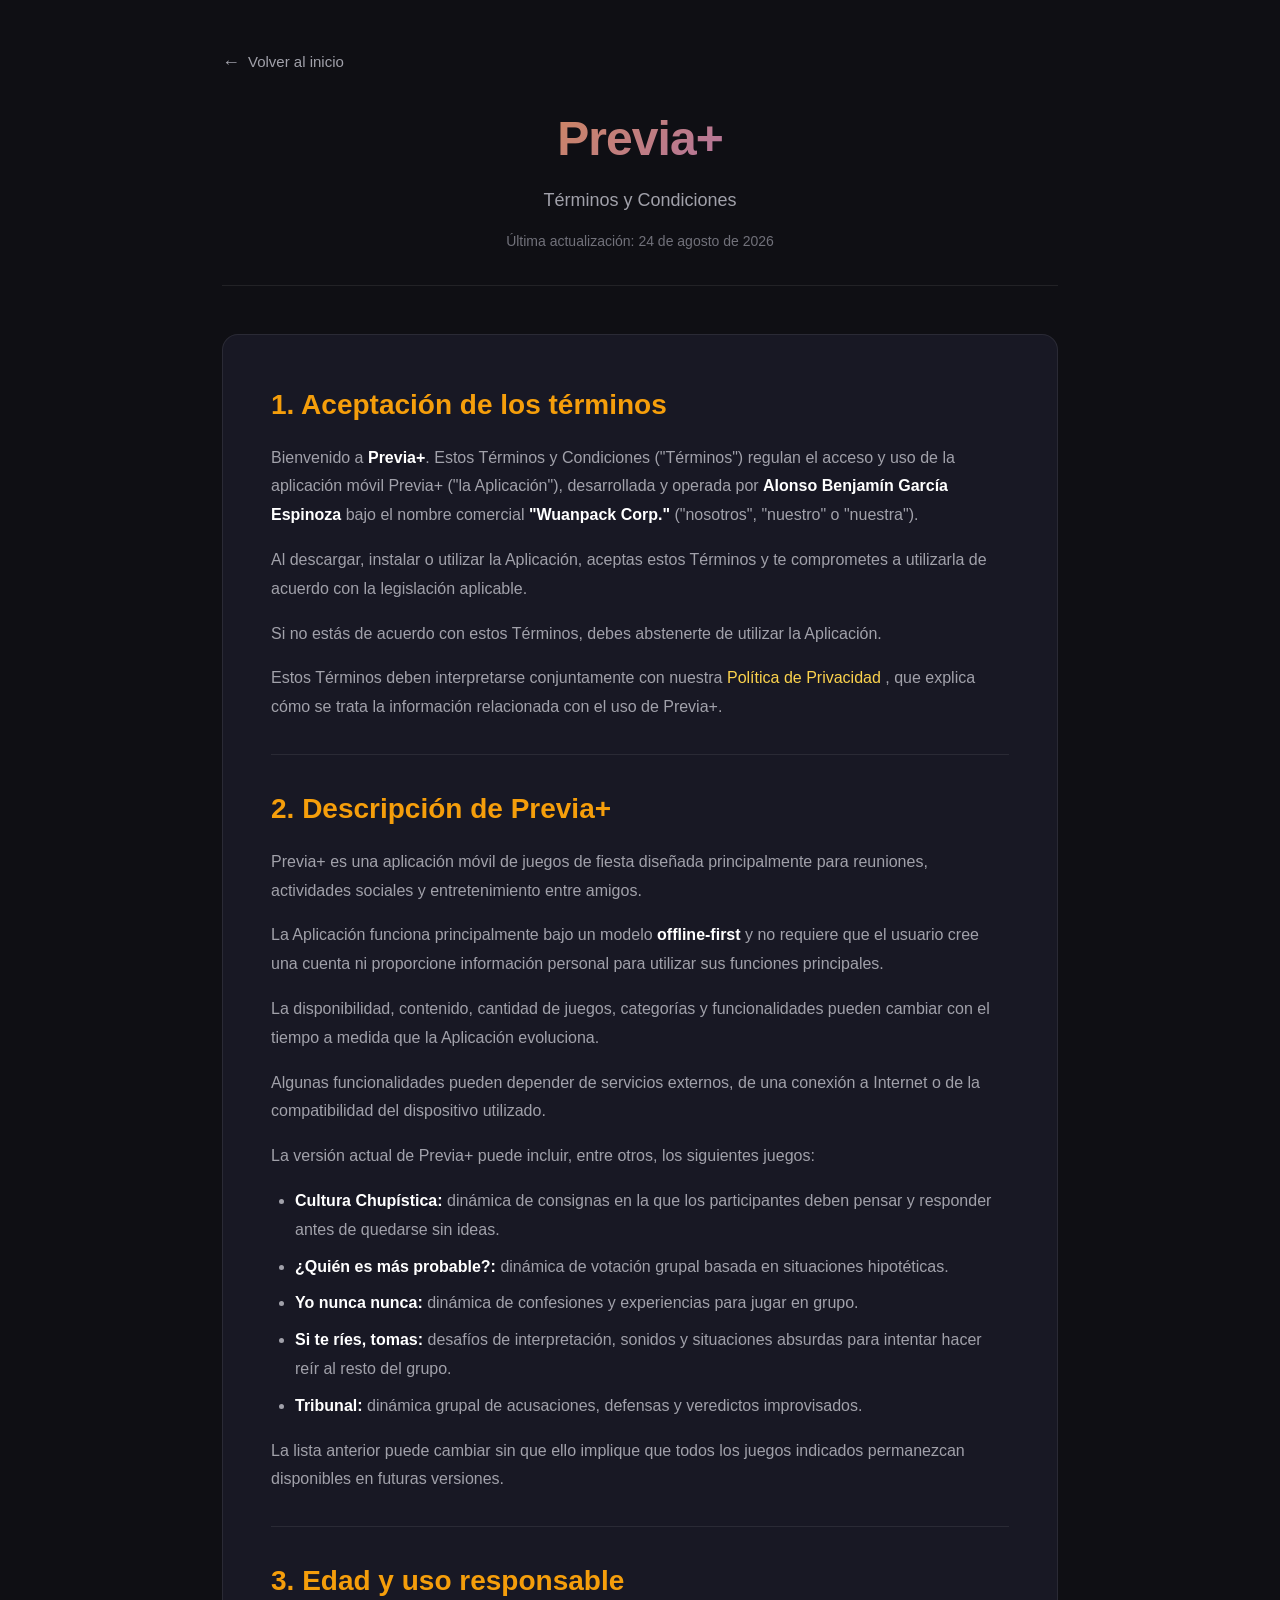
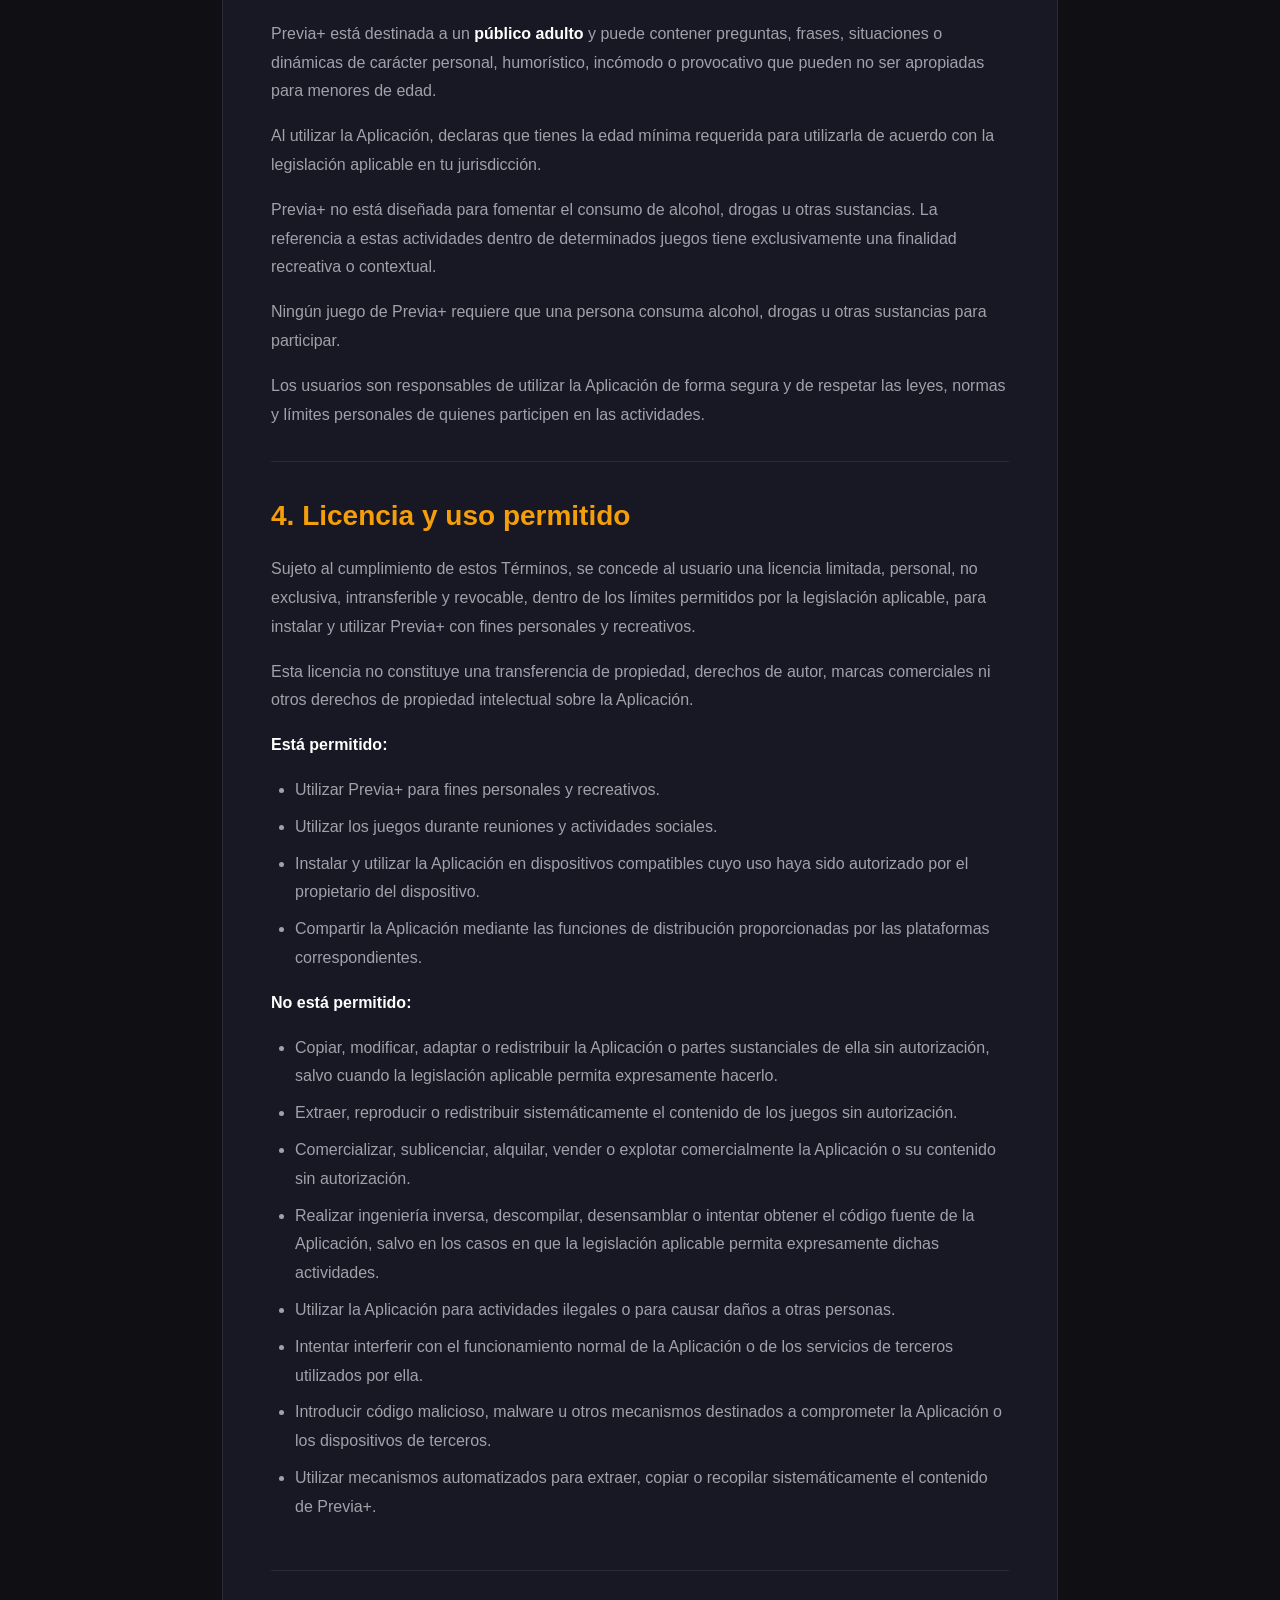
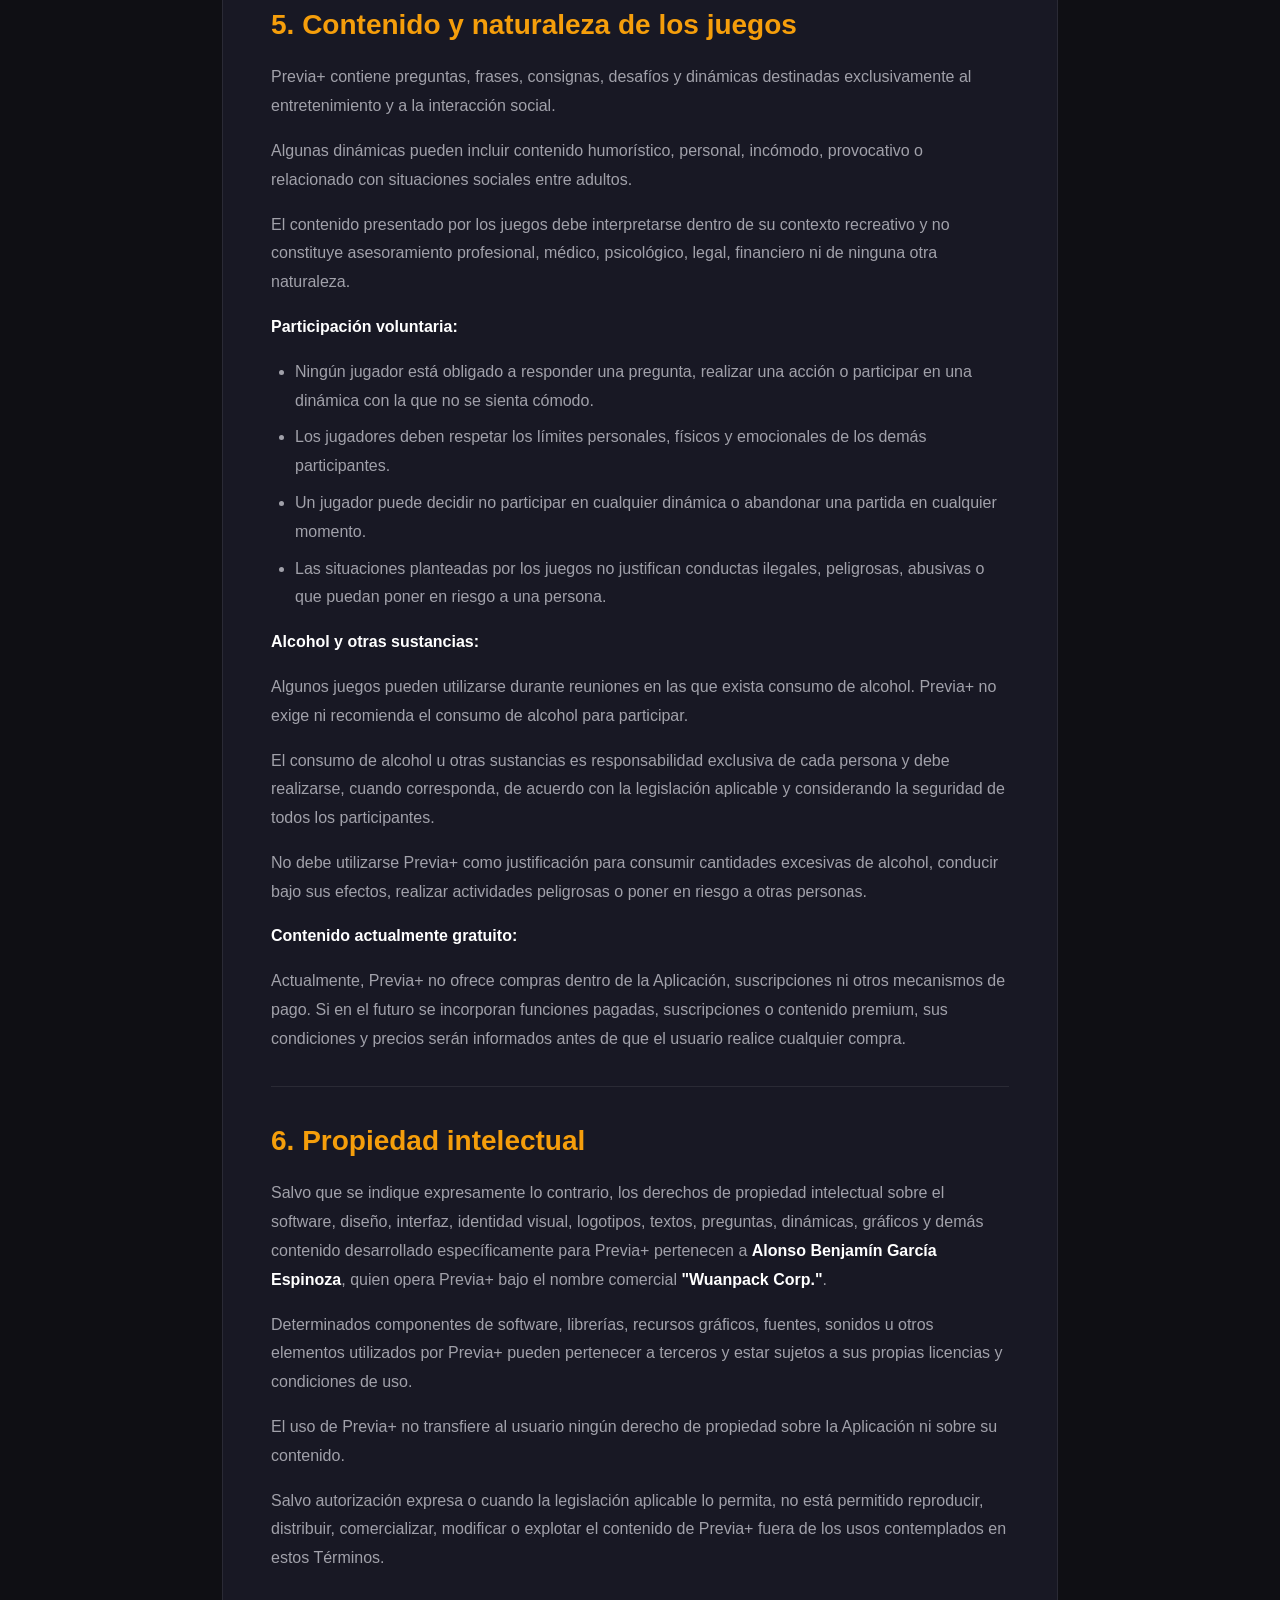
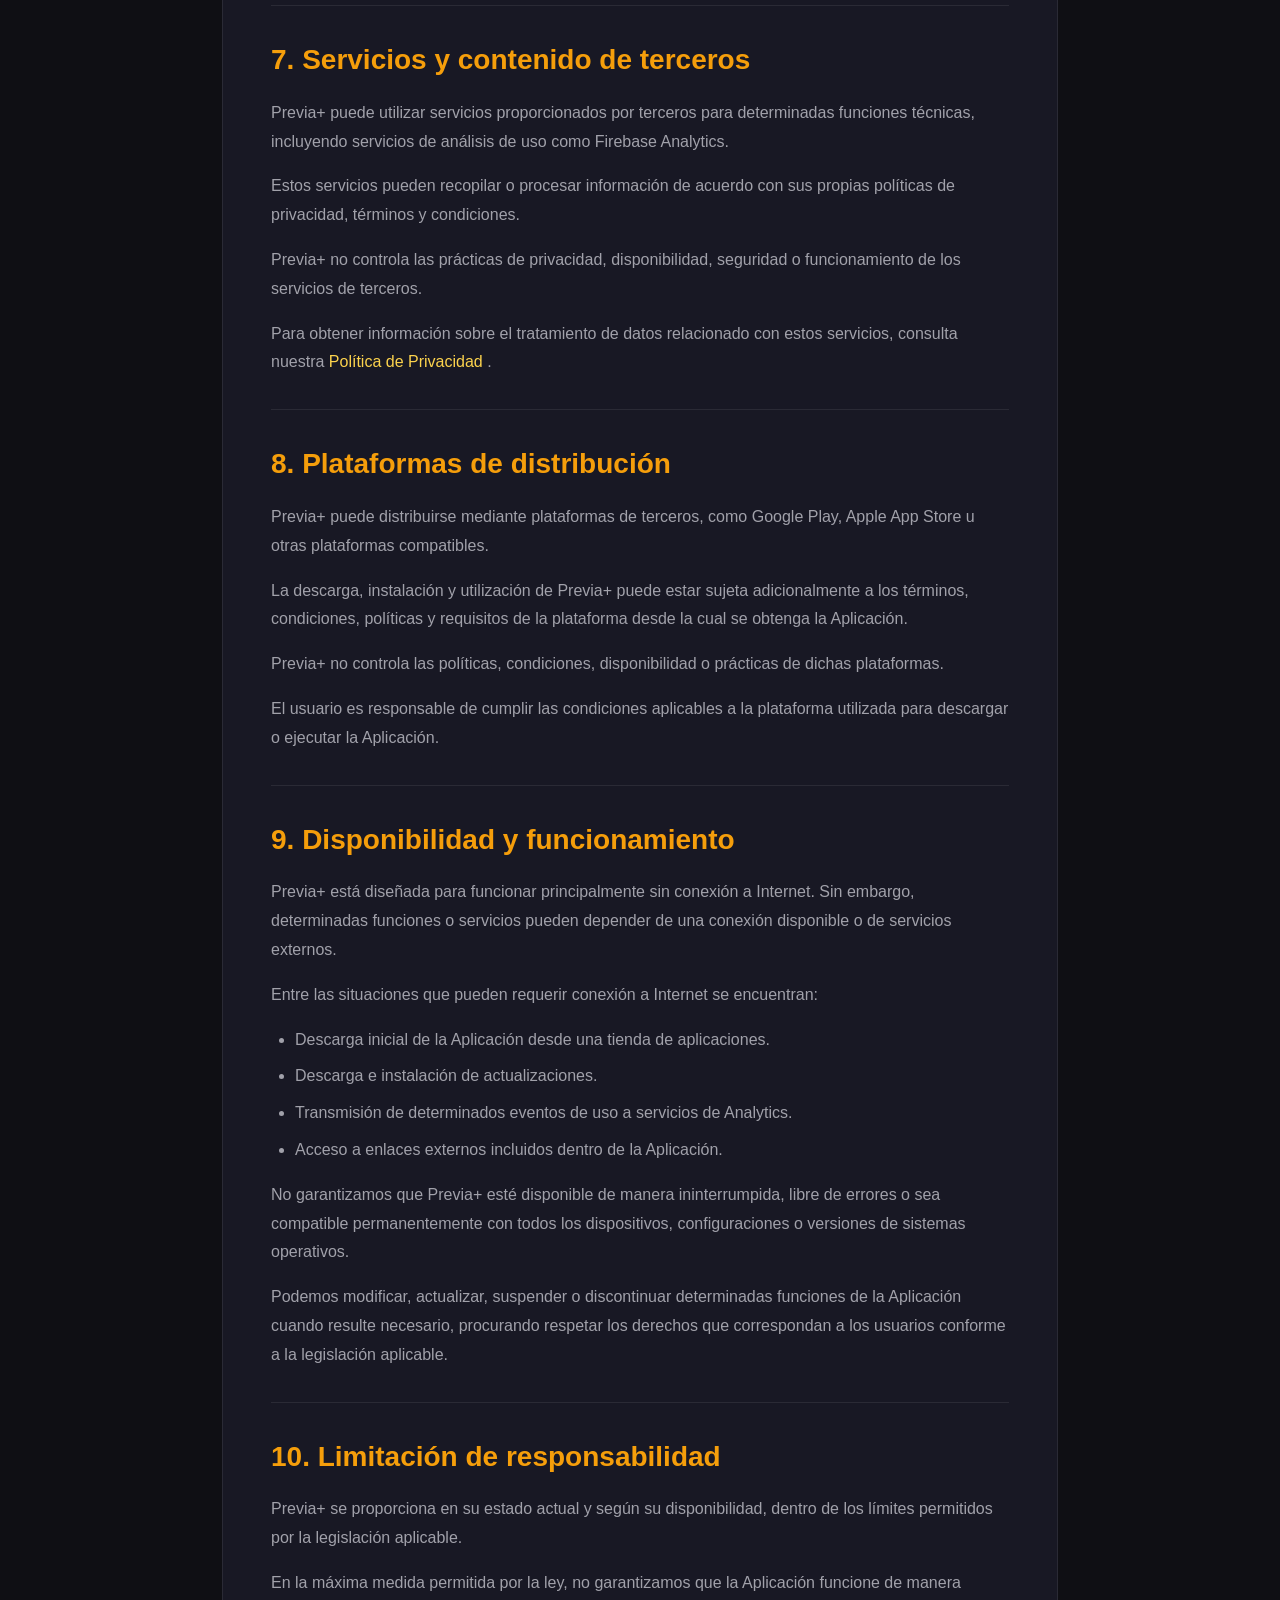
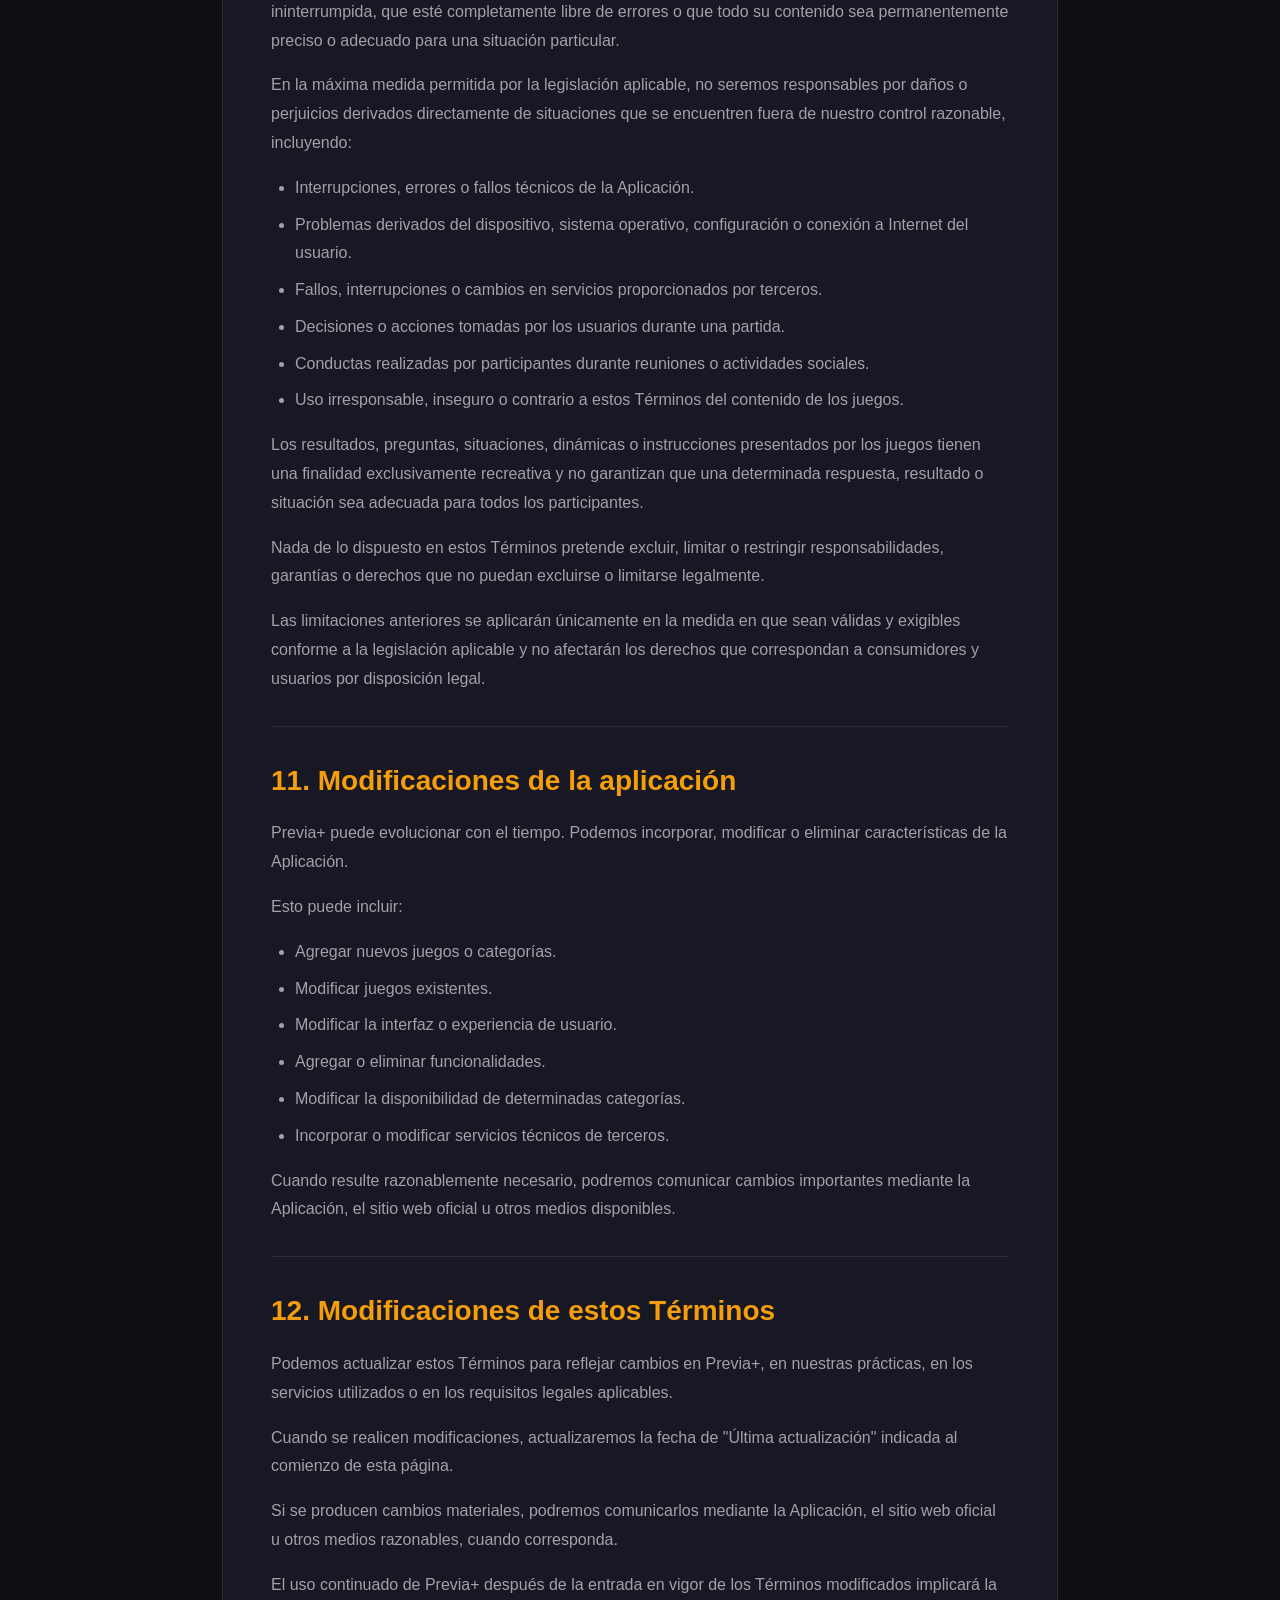
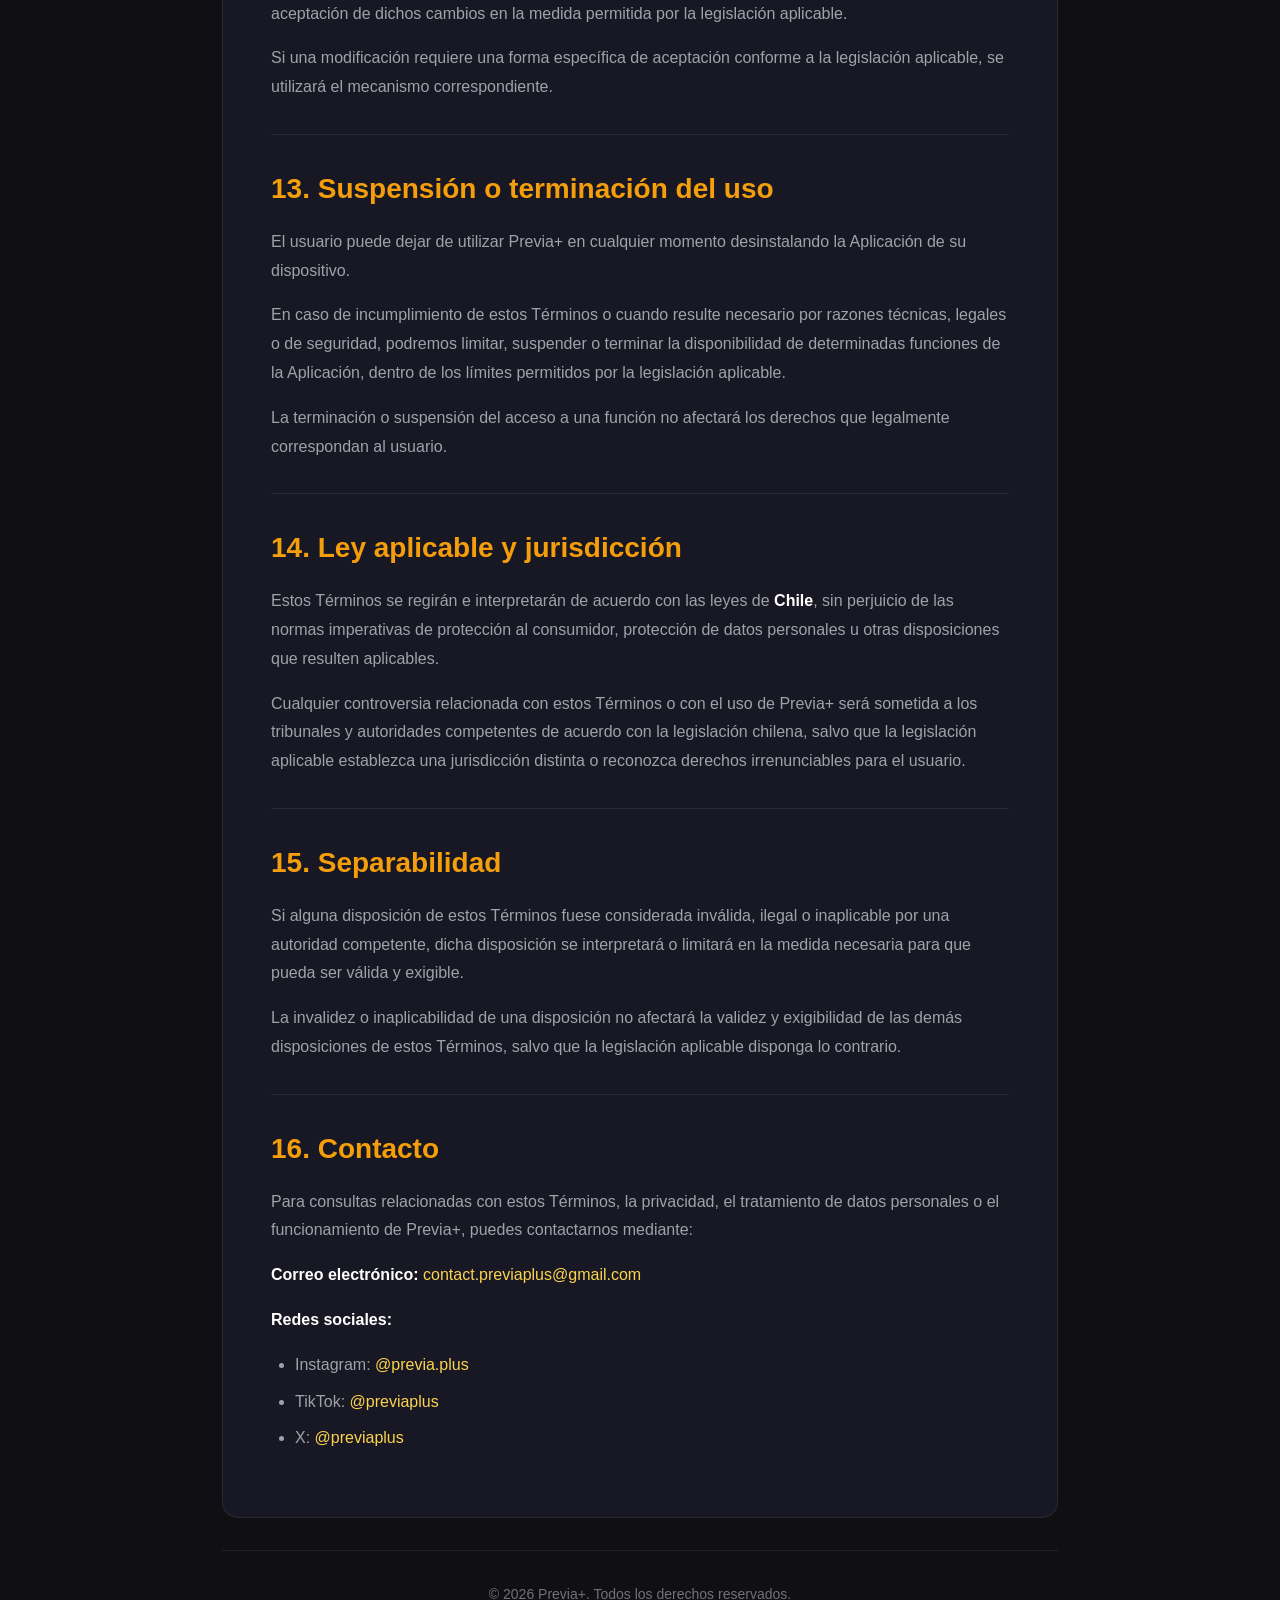
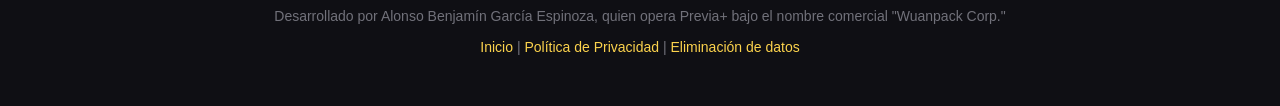
<file: terms.html>
<!doctype html>
<html lang="es">
  <head>
    <meta charset="UTF-8" />
    <meta name="viewport" content="width=device-width, initial-scale=1.0" />

    <meta
      name="description"
      content="Términos y Condiciones de uso de Previa+ - Juegos de fiesta para disfrutar con amigos."
    />
    <meta name="theme-color" content="#0F0F14" />
    <meta name="robots" content="index, follow" />

    <title>Términos y Condiciones - Previa+</title>

    <link rel="stylesheet" href="style.css" />
  </head>

  <body>
    <div class="container">
      <a href="index.html" class="back-link">Volver al inicio</a>

      <header class="site-header">
        <h1 class="logo">Previa+</h1>

        <p class="subtitle">Términos y Condiciones</p>

        <p class="update-date">Última actualización: 24 de agosto de 2026</p>
      </header>

      <main class="main-content">
        <!-- 1. ACEPTACIÓN -->

        <section class="section">
          <h2 class="section-title">1. Aceptación de los términos</h2>

          <div class="section-content">
            <p>
              Bienvenido a <strong>Previa+</strong>. Estos Términos y
              Condiciones ("Términos") regulan el acceso y uso de la aplicación
              móvil Previa+ ("la Aplicación"), desarrollada y operada por
              <strong>Alonso Benjamín García Espinoza</strong>
              bajo el nombre comercial
              <strong>"Wuanpack Corp."</strong>
              ("nosotros", "nuestro" o "nuestra").
            </p>

            <p>
              Al descargar, instalar o utilizar la Aplicación, aceptas estos
              Términos y te comprometes a utilizarla de acuerdo con la
              legislación aplicable.
            </p>

            <p>
              Si no estás de acuerdo con estos Términos, debes abstenerte de
              utilizar la Aplicación.
            </p>

            <p>
              Estos Términos deben interpretarse conjuntamente con nuestra
              <a href="privacy-policy.html"> Política de Privacidad </a>, que
              explica cómo se trata la información relacionada con el uso de
              Previa+.
            </p>
          </div>
        </section>

        <!-- 2. DESCRIPCIÓN -->

        <section class="section">
          <h2 class="section-title">2. Descripción de Previa+</h2>

          <div class="section-content">
            <p>
              Previa+ es una aplicación móvil de juegos de fiesta diseñada
              principalmente para reuniones, actividades sociales y
              entretenimiento entre amigos.
            </p>

            <p>
              La Aplicación funciona principalmente bajo un modelo
              <strong>offline-first</strong> y no requiere que el usuario cree
              una cuenta ni proporcione información personal para utilizar sus
              funciones principales.
            </p>

            <p>
              La disponibilidad, contenido, cantidad de juegos, categorías y
              funcionalidades pueden cambiar con el tiempo a medida que la
              Aplicación evoluciona.
            </p>

            <p>
              Algunas funcionalidades pueden depender de servicios externos, de
              una conexión a Internet o de la compatibilidad del dispositivo
              utilizado.
            </p>

            <p>
              La versión actual de Previa+ puede incluir, entre otros, los
              siguientes juegos:
            </p>

            <ul>
              <li>
                <strong>Cultura Chupística:</strong>
                dinámica de consignas en la que los participantes deben pensar y
                responder antes de quedarse sin ideas.
              </li>

              <li>
                <strong>¿Quién es más probable?:</strong>
                dinámica de votación grupal basada en situaciones hipotéticas.
              </li>

              <li>
                <strong>Yo nunca nunca:</strong>
                dinámica de confesiones y experiencias para jugar en grupo.
              </li>

              <li>
                <strong>Si te ríes, tomas:</strong>
                desafíos de interpretación, sonidos y situaciones absurdas para
                intentar hacer reír al resto del grupo.
              </li>

              <li>
                <strong>Tribunal:</strong>
                dinámica grupal de acusaciones, defensas y veredictos
                improvisados.
              </li>
            </ul>

            <p>
              La lista anterior puede cambiar sin que ello implique que todos
              los juegos indicados permanezcan disponibles en futuras versiones.
            </p>
          </div>
        </section>

        <!-- 3. EDAD Y USO RESPONSABLE -->

        <section class="section">
          <h2 class="section-title">3. Edad y uso responsable</h2>

          <div class="section-content">
            <p>
              Previa+ está destinada a un
              <strong>público adulto</strong>
              y puede contener preguntas, frases, situaciones o dinámicas de
              carácter personal, humorístico, incómodo o provocativo que pueden
              no ser apropiadas para menores de edad.
            </p>

            <p>
              Al utilizar la Aplicación, declaras que tienes la edad mínima
              requerida para utilizarla de acuerdo con la legislación aplicable
              en tu jurisdicción.
            </p>

            <p>
              Previa+ no está diseñada para fomentar el consumo de alcohol,
              drogas u otras sustancias. La referencia a estas actividades
              dentro de determinados juegos tiene exclusivamente una finalidad
              recreativa o contextual.
            </p>

            <p>
              Ningún juego de Previa+ requiere que una persona consuma alcohol,
              drogas u otras sustancias para participar.
            </p>

            <p>
              Los usuarios son responsables de utilizar la Aplicación de forma
              segura y de respetar las leyes, normas y límites personales de
              quienes participen en las actividades.
            </p>
          </div>
        </section>

        <!-- 4. LICENCIA Y USO PERMITIDO -->

        <section class="section">
          <h2 class="section-title">4. Licencia y uso permitido</h2>

          <div class="section-content">
            <p>
              Sujeto al cumplimiento de estos Términos, se concede al usuario
              una licencia limitada, personal, no exclusiva, intransferible y
              revocable, dentro de los límites permitidos por la legislación
              aplicable, para instalar y utilizar Previa+ con fines personales y
              recreativos.
            </p>

            <p>
              Esta licencia no constituye una transferencia de propiedad,
              derechos de autor, marcas comerciales ni otros derechos de
              propiedad intelectual sobre la Aplicación.
            </p>

            <p>
              <strong>Está permitido:</strong>
            </p>

            <ul>
              <li>Utilizar Previa+ para fines personales y recreativos.</li>

              <li>
                Utilizar los juegos durante reuniones y actividades sociales.
              </li>

              <li>
                Instalar y utilizar la Aplicación en dispositivos compatibles
                cuyo uso haya sido autorizado por el propietario del
                dispositivo.
              </li>

              <li>
                Compartir la Aplicación mediante las funciones de distribución
                proporcionadas por las plataformas correspondientes.
              </li>
            </ul>

            <p>
              <strong>No está permitido:</strong>
            </p>

            <ul>
              <li>
                Copiar, modificar, adaptar o redistribuir la Aplicación o partes
                sustanciales de ella sin autorización, salvo cuando la
                legislación aplicable permita expresamente hacerlo.
              </li>

              <li>
                Extraer, reproducir o redistribuir sistemáticamente el contenido
                de los juegos sin autorización.
              </li>

              <li>
                Comercializar, sublicenciar, alquilar, vender o explotar
                comercialmente la Aplicación o su contenido sin autorización.
              </li>

              <li>
                Realizar ingeniería inversa, descompilar, desensamblar o
                intentar obtener el código fuente de la Aplicación, salvo en los
                casos en que la legislación aplicable permita expresamente
                dichas actividades.
              </li>

              <li>
                Utilizar la Aplicación para actividades ilegales o para causar
                daños a otras personas.
              </li>

              <li>
                Intentar interferir con el funcionamiento normal de la
                Aplicación o de los servicios de terceros utilizados por ella.
              </li>

              <li>
                Introducir código malicioso, malware u otros mecanismos
                destinados a comprometer la Aplicación o los dispositivos de
                terceros.
              </li>

              <li>
                Utilizar mecanismos automatizados para extraer, copiar o
                recopilar sistemáticamente el contenido de Previa+.
              </li>
            </ul>
          </div>
        </section>

        <!-- 5. CONTENIDO -->

        <section class="section">
          <h2 class="section-title">5. Contenido y naturaleza de los juegos</h2>

          <div class="section-content">
            <p>
              Previa+ contiene preguntas, frases, consignas, desafíos y
              dinámicas destinadas exclusivamente al entretenimiento y a la
              interacción social.
            </p>

            <p>
              Algunas dinámicas pueden incluir contenido humorístico, personal,
              incómodo, provocativo o relacionado con situaciones sociales entre
              adultos.
            </p>

            <p>
              El contenido presentado por los juegos debe interpretarse dentro
              de su contexto recreativo y no constituye asesoramiento
              profesional, médico, psicológico, legal, financiero ni de ninguna
              otra naturaleza.
            </p>

            <p>
              <strong>Participación voluntaria:</strong>
            </p>

            <ul>
              <li>
                Ningún jugador está obligado a responder una pregunta, realizar
                una acción o participar en una dinámica con la que no se sienta
                cómodo.
              </li>

              <li>
                Los jugadores deben respetar los límites personales, físicos y
                emocionales de los demás participantes.
              </li>

              <li>
                Un jugador puede decidir no participar en cualquier dinámica o
                abandonar una partida en cualquier momento.
              </li>

              <li>
                Las situaciones planteadas por los juegos no justifican
                conductas ilegales, peligrosas, abusivas o que puedan poner en
                riesgo a una persona.
              </li>
            </ul>

            <p>
              <strong>Alcohol y otras sustancias:</strong>
            </p>

            <p>
              Algunos juegos pueden utilizarse durante reuniones en las que
              exista consumo de alcohol. Previa+ no exige ni recomienda el
              consumo de alcohol para participar.
            </p>

            <p>
              El consumo de alcohol u otras sustancias es responsabilidad
              exclusiva de cada persona y debe realizarse, cuando corresponda,
              de acuerdo con la legislación aplicable y considerando la
              seguridad de todos los participantes.
            </p>

            <p>
              No debe utilizarse Previa+ como justificación para consumir
              cantidades excesivas de alcohol, conducir bajo sus efectos,
              realizar actividades peligrosas o poner en riesgo a otras
              personas.
            </p>

            <p>
              <strong>Contenido actualmente gratuito:</strong>
            </p>

            <p>
              Actualmente, Previa+ no ofrece compras dentro de la Aplicación,
              suscripciones ni otros mecanismos de pago. Si en el futuro se
              incorporan funciones pagadas, suscripciones o contenido premium,
              sus condiciones y precios serán informados antes de que el usuario
              realice cualquier compra.
            </p>
          </div>
        </section>

        <!-- 6. PROPIEDAD INTELECTUAL -->

        <section class="section">
          <h2 class="section-title">6. Propiedad intelectual</h2>

          <div class="section-content">
            <p>
              Salvo que se indique expresamente lo contrario, los derechos de
              propiedad intelectual sobre el software, diseño, interfaz,
              identidad visual, logotipos, textos, preguntas, dinámicas,
              gráficos y demás contenido desarrollado específicamente para
              Previa+ pertenecen a
              <strong>Alonso Benjamín García Espinoza</strong>, quien opera
              Previa+ bajo el nombre comercial
              <strong>"Wuanpack Corp."</strong>.
            </p>

            <p>
              Determinados componentes de software, librerías, recursos
              gráficos, fuentes, sonidos u otros elementos utilizados por
              Previa+ pueden pertenecer a terceros y estar sujetos a sus propias
              licencias y condiciones de uso.
            </p>

            <p>
              El uso de Previa+ no transfiere al usuario ningún derecho de
              propiedad sobre la Aplicación ni sobre su contenido.
            </p>

            <p>
              Salvo autorización expresa o cuando la legislación aplicable lo
              permita, no está permitido reproducir, distribuir, comercializar,
              modificar o explotar el contenido de Previa+ fuera de los usos
              contemplados en estos Términos.
            </p>
          </div>
        </section>

        <!-- 7. SERVICIOS DE TERCEROS -->

        <section class="section">
          <h2 class="section-title">7. Servicios y contenido de terceros</h2>

          <div class="section-content">
            <p>
              Previa+ puede utilizar servicios proporcionados por terceros para
              determinadas funciones técnicas, incluyendo servicios de análisis
              de uso como Firebase Analytics.
            </p>

            <p>
              Estos servicios pueden recopilar o procesar información de acuerdo
              con sus propias políticas de privacidad, términos y condiciones.
            </p>

            <p>
              Previa+ no controla las prácticas de privacidad, disponibilidad,
              seguridad o funcionamiento de los servicios de terceros.
            </p>

            <p>
              Para obtener información sobre el tratamiento de datos relacionado
              con estos servicios, consulta nuestra
              <a href="privacy-policy.html"> Política de Privacidad </a>.
            </p>
          </div>
        </section>

        <!-- 8. PLATAFORMAS -->

        <section class="section">
          <h2 class="section-title">8. Plataformas de distribución</h2>

          <div class="section-content">
            <p>
              Previa+ puede distribuirse mediante plataformas de terceros, como
              Google Play, Apple App Store u otras plataformas compatibles.
            </p>

            <p>
              La descarga, instalación y utilización de Previa+ puede estar
              sujeta adicionalmente a los términos, condiciones, políticas y
              requisitos de la plataforma desde la cual se obtenga la
              Aplicación.
            </p>

            <p>
              Previa+ no controla las políticas, condiciones, disponibilidad o
              prácticas de dichas plataformas.
            </p>

            <p>
              El usuario es responsable de cumplir las condiciones aplicables a
              la plataforma utilizada para descargar o ejecutar la Aplicación.
            </p>
          </div>
        </section>

        <!-- 9. DISPONIBILIDAD -->

        <section class="section">
          <h2 class="section-title">9. Disponibilidad y funcionamiento</h2>

          <div class="section-content">
            <p>
              Previa+ está diseñada para funcionar principalmente sin conexión a
              Internet. Sin embargo, determinadas funciones o servicios pueden
              depender de una conexión disponible o de servicios externos.
            </p>

            <p>
              Entre las situaciones que pueden requerir conexión a Internet se
              encuentran:
            </p>

            <ul>
              <li>
                Descarga inicial de la Aplicación desde una tienda de
                aplicaciones.
              </li>

              <li>Descarga e instalación de actualizaciones.</li>

              <li>
                Transmisión de determinados eventos de uso a servicios de
                Analytics.
              </li>

              <li>
                Acceso a enlaces externos incluidos dentro de la Aplicación.
              </li>
            </ul>

            <p>
              No garantizamos que Previa+ esté disponible de manera
              ininterrumpida, libre de errores o sea compatible permanentemente
              con todos los dispositivos, configuraciones o versiones de
              sistemas operativos.
            </p>

            <p>
              Podemos modificar, actualizar, suspender o discontinuar
              determinadas funciones de la Aplicación cuando resulte necesario,
              procurando respetar los derechos que correspondan a los usuarios
              conforme a la legislación aplicable.
            </p>
          </div>
        </section>

        <!-- 10. RESPONSABILIDAD -->

        <section class="section">
          <h2 class="section-title">10. Limitación de responsabilidad</h2>

          <div class="section-content">
            <p>
              Previa+ se proporciona en su estado actual y según su
              disponibilidad, dentro de los límites permitidos por la
              legislación aplicable.
            </p>

            <p>
              En la máxima medida permitida por la ley, no garantizamos que la
              Aplicación funcione de manera ininterrumpida, que esté
              completamente libre de errores o que todo su contenido sea
              permanentemente preciso o adecuado para una situación particular.
            </p>

            <p>
              En la máxima medida permitida por la legislación aplicable, no
              seremos responsables por daños o perjuicios derivados directamente
              de situaciones que se encuentren fuera de nuestro control
              razonable, incluyendo:
            </p>

            <ul>
              <li>
                Interrupciones, errores o fallos técnicos de la Aplicación.
              </li>

              <li>
                Problemas derivados del dispositivo, sistema operativo,
                configuración o conexión a Internet del usuario.
              </li>

              <li>
                Fallos, interrupciones o cambios en servicios proporcionados por
                terceros.
              </li>

              <li>
                Decisiones o acciones tomadas por los usuarios durante una
                partida.
              </li>

              <li>
                Conductas realizadas por participantes durante reuniones o
                actividades sociales.
              </li>

              <li>
                Uso irresponsable, inseguro o contrario a estos Términos del
                contenido de los juegos.
              </li>
            </ul>

            <p>
              Los resultados, preguntas, situaciones, dinámicas o instrucciones
              presentados por los juegos tienen una finalidad exclusivamente
              recreativa y no garantizan que una determinada respuesta,
              resultado o situación sea adecuada para todos los participantes.
            </p>

            <p>
              Nada de lo dispuesto en estos Términos pretende excluir, limitar o
              restringir responsabilidades, garantías o derechos que no puedan
              excluirse o limitarse legalmente.
            </p>

            <p>
              Las limitaciones anteriores se aplicarán únicamente en la medida
              en que sean válidas y exigibles conforme a la legislación
              aplicable y no afectarán los derechos que correspondan a
              consumidores y usuarios por disposición legal.
            </p>
          </div>
        </section>

        <!-- 11. MODIFICACIONES DE LA APLICACIÓN -->

        <section class="section">
          <h2 class="section-title">11. Modificaciones de la aplicación</h2>

          <div class="section-content">
            <p>
              Previa+ puede evolucionar con el tiempo. Podemos incorporar,
              modificar o eliminar características de la Aplicación.
            </p>

            <p>Esto puede incluir:</p>

            <ul>
              <li>Agregar nuevos juegos o categorías.</li>

              <li>Modificar juegos existentes.</li>

              <li>Modificar la interfaz o experiencia de usuario.</li>

              <li>Agregar o eliminar funcionalidades.</li>

              <li>Modificar la disponibilidad de determinadas categorías.</li>

              <li>Incorporar o modificar servicios técnicos de terceros.</li>
            </ul>

            <p>
              Cuando resulte razonablemente necesario, podremos comunicar
              cambios importantes mediante la Aplicación, el sitio web oficial u
              otros medios disponibles.
            </p>
          </div>
        </section>

        <!-- 12. MODIFICACIONES DE LOS TÉRMINOS -->

        <section class="section">
          <h2 class="section-title">12. Modificaciones de estos Términos</h2>

          <div class="section-content">
            <p>
              Podemos actualizar estos Términos para reflejar cambios en
              Previa+, en nuestras prácticas, en los servicios utilizados o en
              los requisitos legales aplicables.
            </p>

            <p>
              Cuando se realicen modificaciones, actualizaremos la fecha de
              "Última actualización" indicada al comienzo de esta página.
            </p>

            <p>
              Si se producen cambios materiales, podremos comunicarlos mediante
              la Aplicación, el sitio web oficial u otros medios razonables,
              cuando corresponda.
            </p>

            <p>
              El uso continuado de Previa+ después de la entrada en vigor de los
              Términos modificados implicará la aceptación de dichos cambios en
              la medida permitida por la legislación aplicable.
            </p>

            <p>
              Si una modificación requiere una forma específica de aceptación
              conforme a la legislación aplicable, se utilizará el mecanismo
              correspondiente.
            </p>
          </div>
        </section>

        <!-- 13. TERMINACIÓN -->

        <section class="section">
          <h2 class="section-title">13. Suspensión o terminación del uso</h2>

          <div class="section-content">
            <p>
              El usuario puede dejar de utilizar Previa+ en cualquier momento
              desinstalando la Aplicación de su dispositivo.
            </p>

            <p>
              En caso de incumplimiento de estos Términos o cuando resulte
              necesario por razones técnicas, legales o de seguridad, podremos
              limitar, suspender o terminar la disponibilidad de determinadas
              funciones de la Aplicación, dentro de los límites permitidos por
              la legislación aplicable.
            </p>

            <p>
              La terminación o suspensión del acceso a una función no afectará
              los derechos que legalmente correspondan al usuario.
            </p>
          </div>
        </section>

        <!-- 14. LEY APLICABLE -->

        <section class="section">
          <h2 class="section-title">14. Ley aplicable y jurisdicción</h2>

          <div class="section-content">
            <p>
              Estos Términos se regirán e interpretarán de acuerdo con las leyes
              de <strong>Chile</strong>, sin perjuicio de las normas imperativas
              de protección al consumidor, protección de datos personales u
              otras disposiciones que resulten aplicables.
            </p>

            <p>
              Cualquier controversia relacionada con estos Términos o con el uso
              de Previa+ será sometida a los tribunales y autoridades
              competentes de acuerdo con la legislación chilena, salvo que la
              legislación aplicable establezca una jurisdicción distinta o
              reconozca derechos irrenunciables para el usuario.
            </p>
          </div>
        </section>

        <!-- 15. SEPARABILIDAD -->

        <section class="section">
          <h2 class="section-title">15. Separabilidad</h2>

          <div class="section-content">
            <p>
              Si alguna disposición de estos Términos fuese considerada
              inválida, ilegal o inaplicable por una autoridad competente, dicha
              disposición se interpretará o limitará en la medida necesaria para
              que pueda ser válida y exigible.
            </p>

            <p>
              La invalidez o inaplicabilidad de una disposición no afectará la
              validez y exigibilidad de las demás disposiciones de estos
              Términos, salvo que la legislación aplicable disponga lo
              contrario.
            </p>
          </div>
        </section>

        <!-- 16. CONTACTO -->

        <section class="section">
          <h2 class="section-title">16. Contacto</h2>

          <div class="section-content">
            <p>
              Para consultas relacionadas con estos Términos, la privacidad, el
              tratamiento de datos personales o el funcionamiento de Previa+,
              puedes contactarnos mediante:
            </p>

            <p>
              <strong>Correo electrónico:</strong>
              <a href="mailto:contact.previaplus@gmail.com">
                contact.previaplus@gmail.com
              </a>
            </p>

            <p>
              <strong>Redes sociales:</strong>
            </p>

            <ul>
              <li>
                Instagram:
                <a
                  href="https://www.instagram.com/previa.plus/"
                  target="_blank"
                  rel="noopener noreferrer"
                >
                  @previa.plus
                </a>
              </li>

              <li>
                TikTok:
                <a
                  href="https://www.tiktok.com/@previaplus"
                  target="_blank"
                  rel="noopener noreferrer"
                >
                  @previaplus
                </a>
              </li>

              <li>
                X:
                <a
                  href="https://x.com/previaplus"
                  target="_blank"
                  rel="noopener noreferrer"
                >
                  @previaplus
                </a>
              </li>
            </ul>
          </div>
        </section>
      </main>

      <footer class="site-footer">
        <p>&copy; 2026 Previa+. Todos los derechos reservados.</p>

        <p>
          Desarrollado por Alonso Benjamín García Espinoza, quien opera Previa+
          bajo el nombre comercial "Wuanpack Corp."
        </p>

        <p style="margin-top: 0.5rem">
          <a href="index.html">Inicio</a>
          |
          <a href="privacy-policy.html">Política de Privacidad</a>
          |
          <a href="data-deletion.html">Eliminación de datos</a>
        </p>
      </footer>
    </div>
  </body>
</html>
</file>
<file: style.css>
:root {
  --color-bg: #0F0F14;
  --color-surface: #181824;
  --color-surface-hover: #1F1F2E;
  --color-border: rgba(255, 255, 255, 0.08);
  --color-text-primary: #FFFFFF;
  --color-text-secondary: #A1A1AA;
  --color-text-muted: #71717A;
  --color-brand: #F59E0B;
  --color-brand-light: #FCD34D;
  --color-accent: #8B5CF6;
  --color-accent-light: #C4B5FD;
  --color-success: #10B981;
  --color-error: #EF4444;
  --color-warning: #F59E0B;
  --font-heading: 'Inter', -apple-system, BlinkMacSystemFont, 'Segoe UI', sans-serif;
  --font-body: 'Inter', -apple-system, BlinkMacSystemFont, 'Segoe UI', sans-serif;
  --radius-sm: 8px;
  --radius-md: 12px;
  --radius-lg: 16px;
  --radius-xl: 24px;
  --shadow-sm: 0 2px 8px rgba(0, 0, 0, 0.3);
  --shadow-md: 0 4px 16px rgba(0, 0, 0, 0.4);
  --shadow-lg: 0 8px 32px rgba(0, 0, 0, 0.5);
  --transition-fast: 150ms ease;
  --transition-normal: 250ms ease;
}

* {
  margin: 0;
  padding: 0;
  box-sizing: border-box;
}

html {
  font-size: 16px;
  scroll-behavior: smooth;
}

body {
  font-family: var(--font-body);
  background-color: var(--color-bg);
  color: var(--color-text-primary);
  line-height: 1.6;
  min-height: 100vh;
  -webkit-font-smoothing: antialiased;
  -moz-osx-font-smoothing: grayscale;
}

.container {
  max-width: 900px;
  margin: 0 auto;
  padding: 2rem 1.5rem;
}

@media (min-width: 768px) {
  .container {
    padding: 3rem 2rem;
  }
}

/* Header */
.site-header {
  text-align: center;
  margin-bottom: 3rem;
  padding-bottom: 2rem;
  border-bottom: 1px solid var(--color-border);
}

.logo {
  font-family: var(--font-heading);
  font-size: 2.5rem;
  font-weight: 900;
  background: linear-gradient(135deg, var(--color-brand) 0%, var(--color-accent) 100%);
  -webkit-background-clip: text;
  -webkit-text-fill-color: transparent;
  background-clip: text;
  margin-bottom: 0.5rem;
  letter-spacing: -0.02em;
}

@media (min-width: 768px) {
  .logo {
    font-size: 3rem;
  }
}

.subtitle {
  font-size: 1.125rem;
  color: var(--color-text-secondary);
  margin-bottom: 1rem;
}

.update-date {
  font-size: 0.875rem;
  color: var(--color-text-muted);
}

/* Navigation */
.nav-links {
  display: flex;
  flex-direction: column;
  gap: 1rem;
  margin-top: 2rem;
}

@media (min-width: 480px) {
  .nav-links {
    flex-direction: row;
    justify-content: center;
  }
}

.nav-link {
  display: flex;
  align-items: center;
  justify-content: center;
  padding: 1rem 1.5rem;
  background: var(--color-surface);
  border: 1px solid var(--color-border);
  border-radius: var(--radius-md);
  color: var(--color-text-primary);
  text-decoration: none;
  font-weight: 600;
  font-size: 1rem;
  transition: all var(--transition-normal);
  flex: 1;
  max-width: 300px;
}

.nav-link:hover,
.nav-link:focus {
  background: var(--color-surface-hover);
  border-color: var(--color-brand);
  transform: translateY(-2px);
  box-shadow: var(--shadow-md);
}

.nav-link:active {
  transform: translateY(0);
}

/* Main content */
.main-content {
  background: var(--color-surface);
  border: 1px solid var(--color-border);
  border-radius: var(--radius-lg);
  padding: 2rem;
  margin-bottom: 2rem;
}

@media (min-width: 768px) {
  .main-content {
    padding: 3rem;
  }
}

.page-title {
  font-family: var(--font-heading);
  font-size: 2rem;
  font-weight: 800;
  margin-bottom: 1.5rem;
  color: var(--color-text-primary);
}

@media (min-width: 768px) {
  .page-title {
    font-size: 2.5rem;
  }
}

/* Sections */
.section {
  margin-bottom: 2rem;
  padding-bottom: 2rem;
  border-bottom: 1px solid var(--color-border);
}

.section:last-child {
  border-bottom: none;
  margin-bottom: 0;
  padding-bottom: 0;
}

.section-title {
  font-family: var(--font-heading);
  font-size: 1.5rem;
  font-weight: 700;
  margin-bottom: 1rem;
  color: var(--color-brand);
}

@media (min-width: 768px) {
  .section-title {
    font-size: 1.75rem;
  }
}

.section-content {
  color: var(--color-text-secondary);
  line-height: 1.8;
}

.section-content p {
  margin-bottom: 1rem;
}

.section-content p:last-child {
  margin-bottom: 0;
}

.section-content ul,
.section-content ol {
  margin: 1rem 0;
  padding-left: 1.5rem;
}

.section-content li {
  margin-bottom: 0.5rem;
}

.section-content strong {
  color: var(--color-text-primary);
  font-weight: 600;
}

.section-content a {
  color: var(--color-brand-light);
  text-decoration: none;
  transition: color var(--transition-fast);
}

.section-content a:hover,
.section-content a:focus {
  color: var(--color-brand);
  text-decoration: underline;
}

/* Placeholder styling */
.placeholder {
  background: rgba(245, 158, 11, 0.1);
  border: 1px dashed var(--color-brand);
  border-radius: var(--radius-sm);
  padding: 0.25rem 0.5rem;
  color: var(--color-brand-light);
  font-weight: 600;
  font-size: 0.9em;
}

/* Footer */
.site-footer {
  text-align: center;
  padding-top: 2rem;
  border-top: 1px solid var(--color-border);
  color: var(--color-text-muted);
  font-size: 0.875rem;
}

.site-footer a {
  color: var(--color-brand-light);
  text-decoration: none;
}

.site-footer a:hover {
  text-decoration: underline;
}

/* Back link */
.back-link {
  display: inline-flex;
  align-items: center;
  gap: 0.5rem;
  margin-bottom: 1.5rem;
  color: var(--color-text-secondary);
  text-decoration: none;
  font-size: 0.9375rem;
  transition: color var(--transition-fast);
}

.back-link:hover,
.back-link:focus {
  color: var(--color-brand-light);
}

.back-link::before {
  content: "←";
  font-size: 1.2em;
}

/* Accessibility */
:focus-visible {
  outline: 2px solid var(--color-brand);
  outline-offset: 2px;
}

/* Print styles */
@media print {
  body {
    background: white;
    color: black;
  }

  .site-header,
  .site-footer,
  .back-link,
  .nav-links {
    display: none;
  }

  .main-content {
    background: white;
    border: none;
    padding: 0;
  }

  .section-title {
    color: black;
  }

  .section-content {
    color: black;
  }

  a {
    color: black;
    text-decoration: underline;
  }
}
</file>
